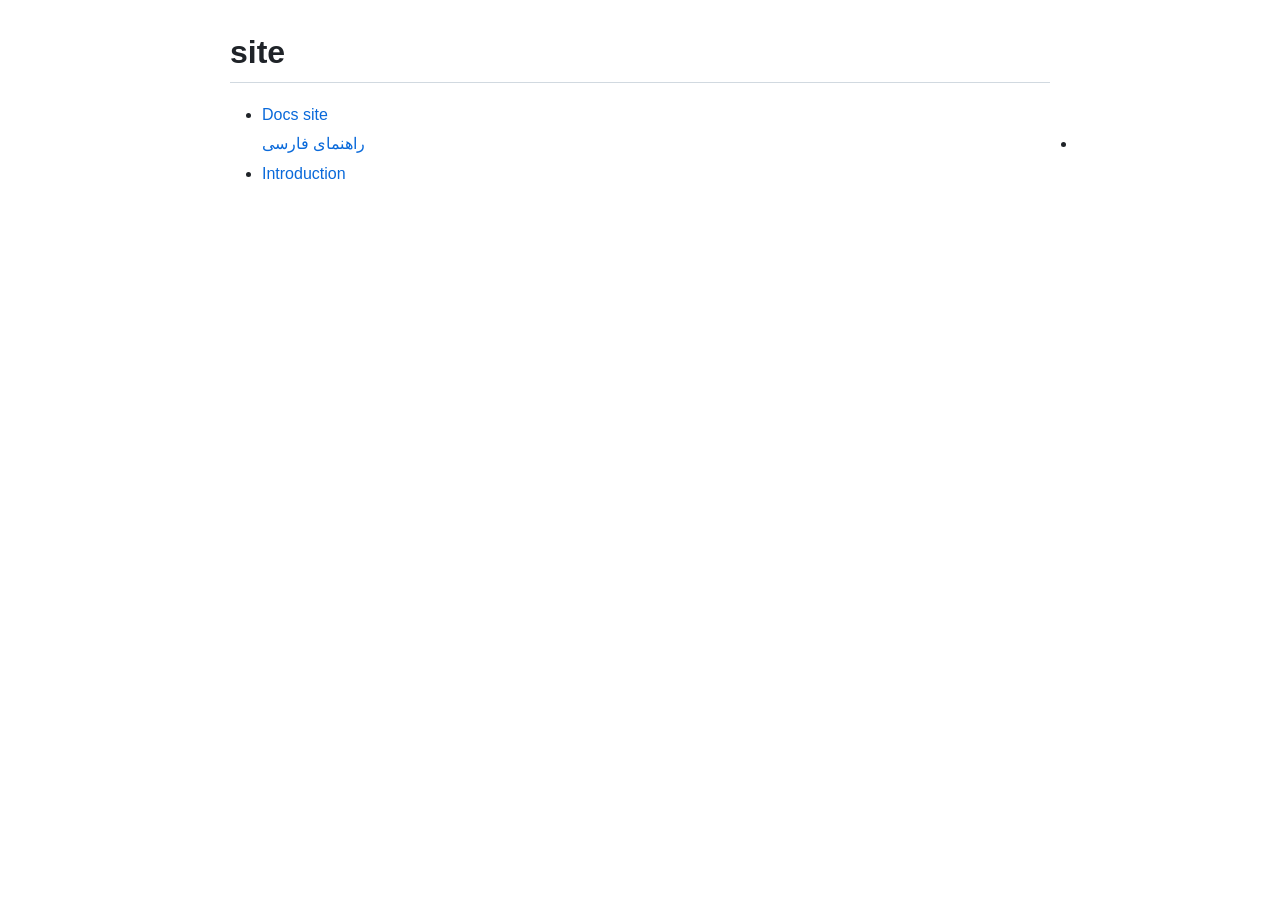
<file: examples/output/site/index.html>
<!DOCTYPE html>
<html lang="en" dir="ltr">
<head>
<meta charset="utf-8">
<meta name="viewport" content="width=device-width, initial-scale=1">
<meta name="generator" content="Parchment">
<title>site</title>
<link rel="stylesheet" href="style.css">
</head>
<body>
<main class="page">
<article class="markdown-body">
<h1 id="site" dir="auto">site</h1>
<ul>
<li dir="auto"><a href="README.html">Docs site</a></li>
<li dir="auto"><a href="guide/fa.html">راهنمای فارسی</a></li>
<li dir="auto"><a href="guide/intro.html">Introduction</a></li>
</ul>

</article>
</main>
</body>
</html>
</file>
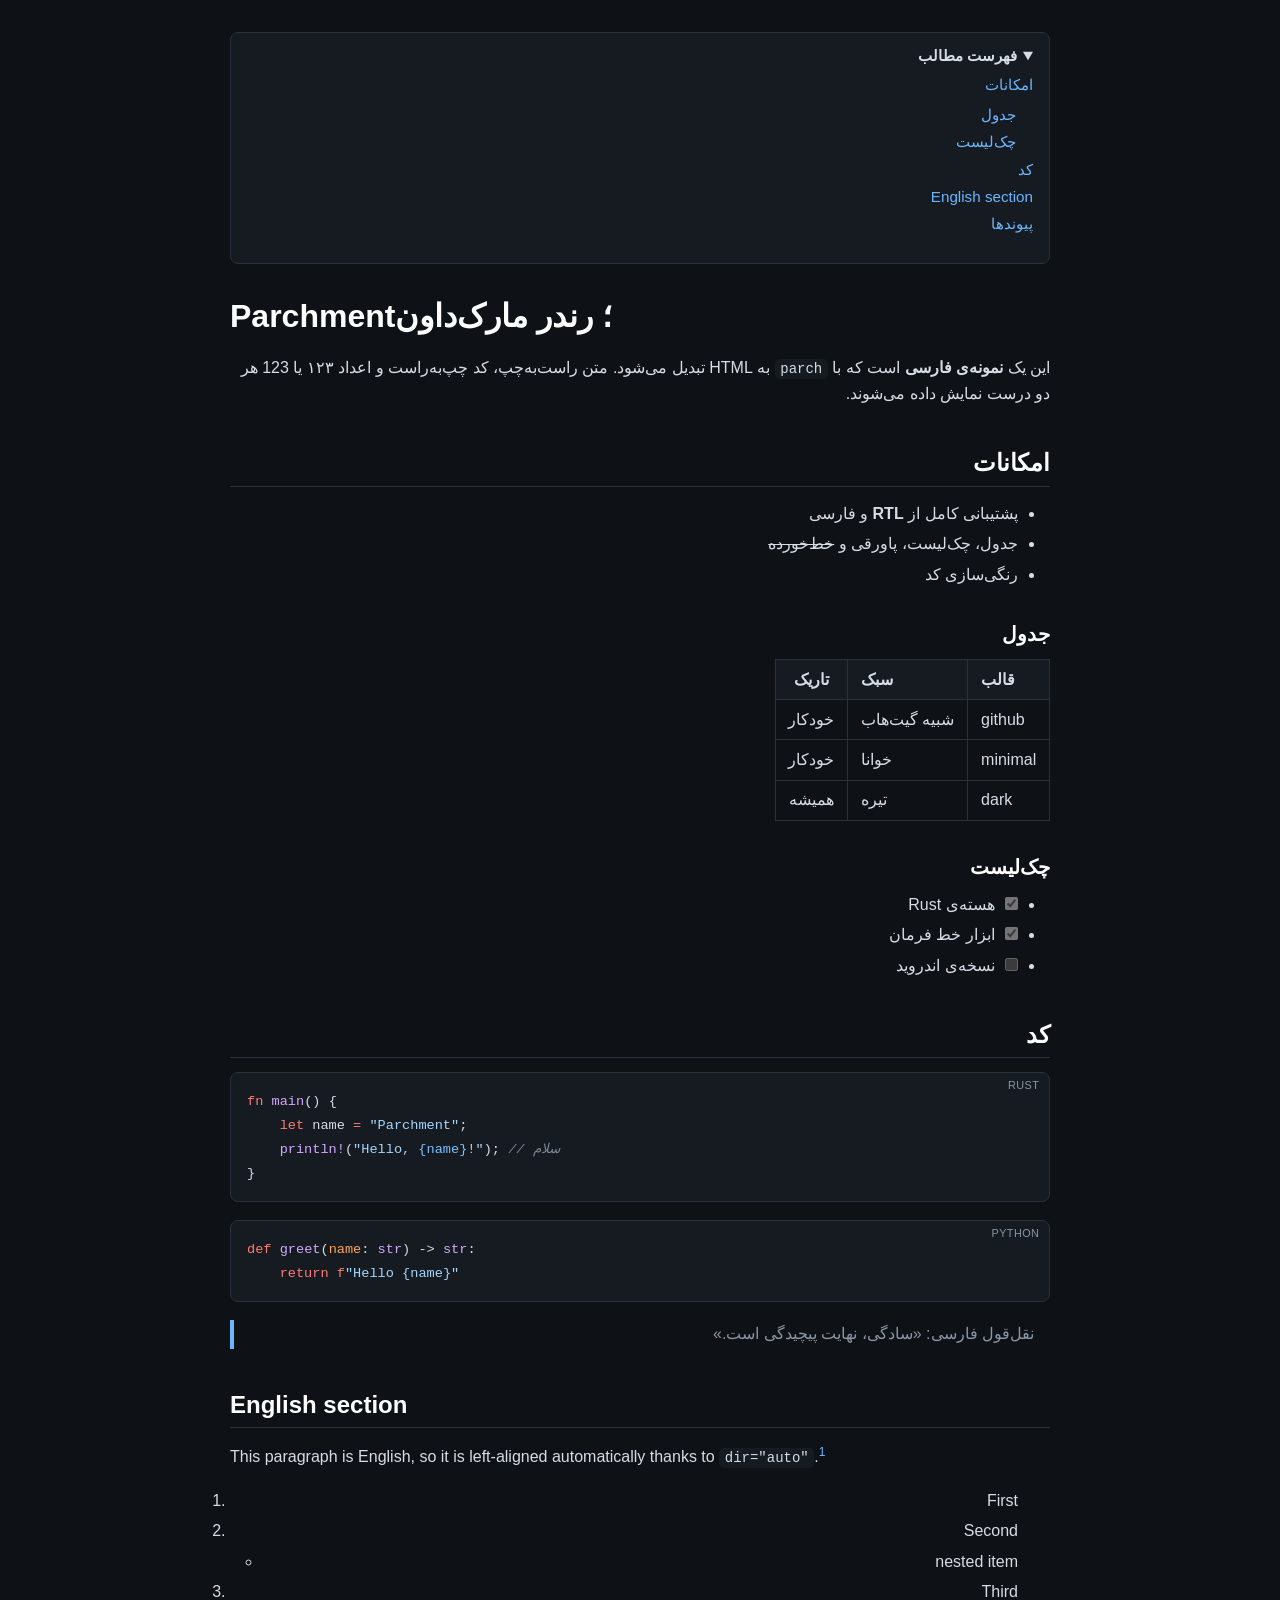
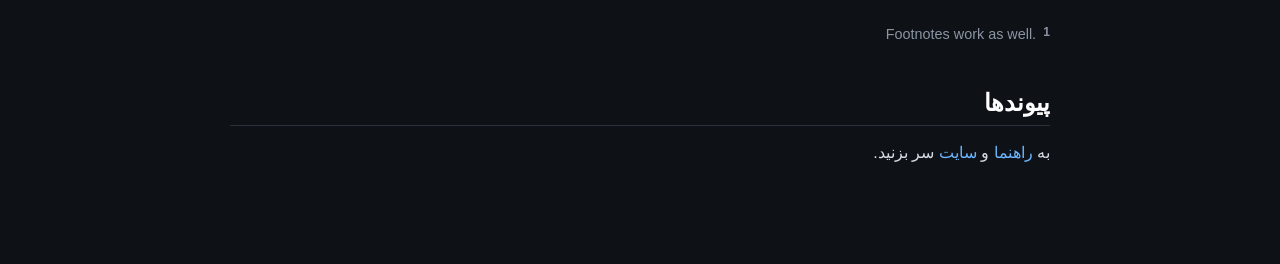
<file: examples/output/demo-dark.html>
<!DOCTYPE html>
<html lang="fa" dir="rtl">
<head>
<meta charset="utf-8">
<meta name="viewport" content="width=device-width, initial-scale=1">
<meta name="generator" content="Parchment">
<title>نمونه‌ی Parchment</title>
<style>
:root{--hl-comment:#6a737d;--hl-string:#0a7f5a;--hl-keyword:#d73a49;--hl-number:#005cc5;--hl-func:#6f42c1;--hl-var:#e36209}
@media (prefers-color-scheme:dark){:root{--hl-comment:#8b949e;--hl-string:#7ee787;--hl-keyword:#ff7b72;--hl-number:#79c0ff;--hl-func:#d2a8ff;--hl-var:#ffa657}}
.hl-comment{color:var(--hl-comment);font-style:italic}
.hl-string{color:var(--hl-string)}
.hl-keyword,.hl-storage{color:var(--hl-keyword)}
.hl-constant{color:var(--hl-number)}
.hl-entity.hl-name,.hl-support{color:var(--hl-func)}
.hl-variable{color:var(--hl-var)}
/* Parchment template: dark */
:root{color-scheme:dark;--bg:#0e1116;--fg:#d7dde5;--muted:#8b95a3;--border:#2a313c;--link:#6cb6ff;--accent:#6cb6ff;--code-bg:#161b22;--font:"Vazirmatn","Vazir","Segoe UI",-apple-system,BlinkMacSystemFont,Roboto,"Helvetica Neue",Tahoma,Arial,sans-serif;--size:16px;--lh:1.65;--width:860px;--hl-comment:#7d8590;--hl-string:#a5d6ff;--hl-keyword:#ff7b72;--hl-number:#79c0ff;--hl-func:#d2a8ff;--hl-var:#ffa657}
h1,h2,h3,h4,h5,h6{font-weight:600;color:#fff}
h1{font-size:2em}h2{font-size:1.5em;padding-bottom:.3em;border-bottom:1px solid var(--border)}h3{font-size:1.25em}

*{box-sizing:border-box}
html{-webkit-text-size-adjust:100%}
body{margin:0;background:var(--bg);color:var(--fg);font-family:var(--font);font-size:var(--size);line-height:var(--lh)}
.page{max-width:var(--width);margin:0 auto;padding:2rem 1.25rem 5rem}
.markdown-body{overflow-wrap:break-word}
h1,h2,h3,h4,h5,h6{font-family:var(--heading-font,inherit);line-height:1.25;margin:1.7em 0 .6em}
.markdown-body>:first-child{margin-top:0}
a{color:var(--link);text-decoration:none}
a:hover{text-decoration:underline}
p,ul,ol,blockquote,pre,table,details,figure{margin:0 0 1.1em}
ul,ol{padding-inline-start:2em}
li+li{margin-top:.25em}
li>ul,li>ol{margin:.25em 0 0}
img{max-width:100%;height:auto}
hr{border:0;border-top:1px solid var(--border);margin:2em 0}
blockquote{margin-inline:0;padding:.1em 1em;color:var(--muted);border-inline-start:.25em solid var(--accent)}
blockquote>:last-child{margin-bottom:0}
code,pre{font-family:ui-monospace,SFMono-Regular,Menlo,Consolas,"Liberation Mono",monospace}
code{font-size:.875em;background:var(--code-bg);padding:.15em .4em;border-radius:5px}
pre{background:var(--code-bg);padding:1rem;overflow:auto;border-radius:8px;line-height:1.5;direction:ltr;text-align:left;position:relative;border:1px solid var(--border)}
pre code{background:none;padding:0;border-radius:0;font-size:.85em}
pre[data-lang]::before{content:attr(data-lang);position:absolute;top:.25rem;right:.6rem;font-size:.68rem;letter-spacing:.04em;text-transform:uppercase;color:var(--muted);font-family:var(--font)}
table{display:block;width:max-content;max-width:100%;overflow:auto;border-collapse:collapse}
th,td{padding:.4em .8em;border:1px solid var(--border);text-align:start}
th{background:var(--code-bg);font-weight:600}
li>input[type=checkbox]{margin-inline:0 .45em}
.footnote-definition{font-size:.9em;color:var(--muted);display:flex;gap:.5em}
.footnote-definition p{margin:0}
.footnote-definition-label{font-weight:600}
sup.footnote-reference{font-size:.75em}
.toc{background:var(--code-bg);border:1px solid var(--border);border-radius:8px;padding:.6rem 1rem;margin:0 0 2rem;font-size:.95em}
.toc summary{cursor:pointer;font-weight:600}
.toc ul{list-style:none;margin:.3em 0 0;padding-inline-start:1.1em}
.toc>details>ul{padding-inline-start:0}
.toc li+li{margin-top:.15em}
@media print{body{background:#fff;color:#000}.toc{display:none}a{color:inherit}pre{white-space:pre-wrap}}
</style>
</head>
<body>
<main class="page">
<nav class="toc" aria-label="فهرست مطالب"><details open><summary>فهرست مطالب</summary><ul><li><a href="#امکانات">امکانات</a><ul><li><a href="#جدول">جدول</a></li><li><a href="#چک-لیست">چک‌لیست</a></li></ul></li><li><a href="#کد">کد</a></li><li><a href="#english-section">English section</a></li><li><a href="#پیوندها">پیوندها</a></li></ul></details></nav>
<article class="markdown-body">
<h1 id="parchment-رندر-مارک-داون" dir="auto">Parchment؛ رندر مارک‌داون</h1>
<p dir="auto">این یک <strong>نمونه‌ی فارسی</strong> است که با <code>parch</code> به HTML تبدیل می‌شود. متن راست‌به‌چپ، کد چپ‌به‌راست و اعداد ۱۲۳ یا 123 هر دو درست نمایش داده می‌شوند.</p>
<h2 id="امکانات" dir="auto">امکانات</h2>
<ul>
<li dir="auto">پشتیبانی کامل از <strong>RTL</strong> و فارسی</li>
<li dir="auto">جدول، چک‌لیست، پاورقی و <del>خط‌خورده</del></li>
<li dir="auto">رنگی‌سازی کد</li>
</ul>
<h3 id="جدول" dir="auto">جدول</h3>
<table><thead><tr><th style="text-align: left">قالب</th><th style="text-align: left">سبک</th><th style="text-align: center">تاریک</th></tr></thead><tbody>
<tr><td style="text-align: left">github</td><td style="text-align: left">شبیه گیت‌هاب</td><td style="text-align: center">خودکار</td></tr>
<tr><td style="text-align: left">minimal</td><td style="text-align: left">خوانا</td><td style="text-align: center">خودکار</td></tr>
<tr><td style="text-align: left">dark</td><td style="text-align: left">تیره</td><td style="text-align: center">همیشه</td></tr>
</tbody></table>
<h3 id="چک-لیست" dir="auto">چک‌لیست</h3>
<ul>
<li dir="auto"><input disabled="" type="checkbox" checked=""/>
هسته‌ی Rust</li>
<li dir="auto"><input disabled="" type="checkbox" checked=""/>
ابزار خط فرمان</li>
<li dir="auto"><input disabled="" type="checkbox"/>
نسخه‌ی اندروید</li>
</ul>
<h2 id="کد" dir="auto">کد</h2>
<pre class="code" data-lang="rust"><code class="language-rust"><span class="hl-source hl-rust"><span class="hl-meta hl-function hl-rust"><span class="hl-meta hl-function hl-rust"><span class="hl-storage hl-type hl-function hl-rust">fn</span> </span><span class="hl-entity hl-name hl-function hl-rust">main</span></span><span class="hl-meta hl-function hl-rust"><span class="hl-meta hl-function hl-parameters hl-rust"><span class="hl-punctuation hl-section hl-parameters hl-begin hl-rust">(</span></span><span class="hl-meta hl-function hl-rust"><span class="hl-meta hl-function hl-parameters hl-rust"><span class="hl-punctuation hl-section hl-parameters hl-end hl-rust">)</span></span></span></span><span class="hl-meta hl-function hl-rust"> </span><span class="hl-meta hl-function hl-rust"><span class="hl-meta hl-block hl-rust"><span class="hl-punctuation hl-section hl-block hl-begin hl-rust">{</span>
    <span class="hl-storage hl-type hl-rust">let</span> name <span class="hl-keyword hl-operator hl-rust">=</span> <span class="hl-string hl-quoted hl-double hl-rust"><span class="hl-punctuation hl-definition hl-string hl-begin hl-rust">&quot;</span>Parchment<span class="hl-punctuation hl-definition hl-string hl-end hl-rust">&quot;</span></span><span class="hl-punctuation hl-terminator hl-rust">;</span>
    <span class="hl-support hl-macro hl-rust">println!</span><span class="hl-meta hl-group hl-rust"><span class="hl-punctuation hl-section hl-group hl-begin hl-rust">(</span></span><span class="hl-meta hl-group hl-rust"><span class="hl-string hl-quoted hl-double hl-rust"><span class="hl-punctuation hl-definition hl-string hl-begin hl-rust">&quot;</span>Hello, <span class="hl-constant hl-other hl-placeholder hl-rust">{name}</span>!<span class="hl-punctuation hl-definition hl-string hl-end hl-rust">&quot;</span></span></span><span class="hl-meta hl-group hl-rust"><span class="hl-punctuation hl-section hl-group hl-end hl-rust">)</span></span><span class="hl-punctuation hl-terminator hl-rust">;</span> <span class="hl-comment hl-line hl-double-slash hl-rust"><span class="hl-punctuation hl-definition hl-comment hl-rust">//</span> سلام
</span></span><span class="hl-meta hl-block hl-rust"><span class="hl-punctuation hl-section hl-block hl-end hl-rust">}</span></span></span>
</span></code></pre>
<pre class="code" data-lang="python"><code class="language-python"><span class="hl-source hl-python"><span class="hl-meta hl-function hl-python"><span class="hl-storage hl-type hl-function hl-python">def</span> <span class="hl-entity hl-name hl-function hl-python"><span class="hl-meta hl-generic-name hl-python">greet</span></span></span><span class="hl-meta hl-function hl-parameters hl-python"><span class="hl-punctuation hl-section hl-parameters hl-begin hl-python">(</span></span><span class="hl-meta hl-function hl-parameters hl-python"><span class="hl-variable hl-parameter hl-python">name</span></span><span class="hl-meta hl-function hl-parameters hl-annotation hl-python"><span class="hl-punctuation hl-separator hl-annotation hl-parameter hl-python">:</span> <span class="hl-meta hl-qualified-name hl-python"><span class="hl-support hl-type hl-python">str</span></span></span><span class="hl-meta hl-function hl-parameters hl-python"><span class="hl-punctuation hl-section hl-parameters hl-end hl-python">)</span></span><span class="hl-meta hl-function hl-python"> </span><span class="hl-meta hl-function hl-annotation hl-return hl-python"><span class="hl-punctuation hl-separator hl-annotation hl-return hl-python">-&gt;</span> <span class="hl-meta hl-qualified-name hl-python"><span class="hl-support hl-type hl-python">str</span></span></span><span class="hl-meta hl-function hl-python"><span class="hl-punctuation hl-section hl-function hl-begin hl-python">:</span></span>
    <span class="hl-keyword hl-control hl-flow hl-return hl-python">return</span> <span class="hl-storage hl-type hl-string hl-python">f</span><span class="hl-meta hl-string hl-interpolated hl-python"><span class="hl-string hl-quoted hl-double hl-python"><span class="hl-punctuation hl-definition hl-string hl-begin hl-python">&quot;</span></span></span><span class="hl-meta hl-string hl-interpolated hl-python"><span class="hl-string hl-quoted hl-double hl-python">Hello </span><span class="hl-meta hl-interpolation hl-python"><span class="hl-punctuation hl-section hl-interpolation hl-begin hl-python">{</span><span class="hl-source hl-python hl-embedded"><span class="hl-meta hl-qualified-name hl-python"><span class="hl-meta hl-generic-name hl-python">name</span></span></span></span><span class="hl-meta hl-interpolation hl-python"><span class="hl-punctuation hl-section hl-interpolation hl-end hl-python">}</span></span><span class="hl-string hl-quoted hl-double hl-python"><span class="hl-punctuation hl-definition hl-string hl-end hl-python">&quot;</span></span></span>
</span></code></pre>
<blockquote dir="auto">
<p dir="auto">نقل‌قول فارسی: «سادگی، نهایت پیچیدگی است.»</p>
</blockquote>
<h2 id="english-section" dir="auto">English section</h2>
<p dir="auto">This paragraph is English, so it is left-aligned automatically thanks to <code>dir="auto"</code>.<sup class="footnote-reference"><a href="#1">1</a></sup></p>
<ol>
<li dir="auto">First</li>
<li dir="auto">Second
<ul>
<li dir="auto">nested item</li>
</ul>
</li>
<li dir="auto">Third</li>
</ol>
<div class="footnote-definition" id="1"><sup class="footnote-definition-label">1</sup><p dir="auto">Footnotes work as well.</p>
</div>
<h2 id="پیوندها" dir="auto">پیوندها</h2>
<p dir="auto">به <a href="guide/intro.md">راهنما</a> و <a href="https://example.com">سایت</a> سر بزنید.</p>

</article>
</main>
</body>
</html>
</file>
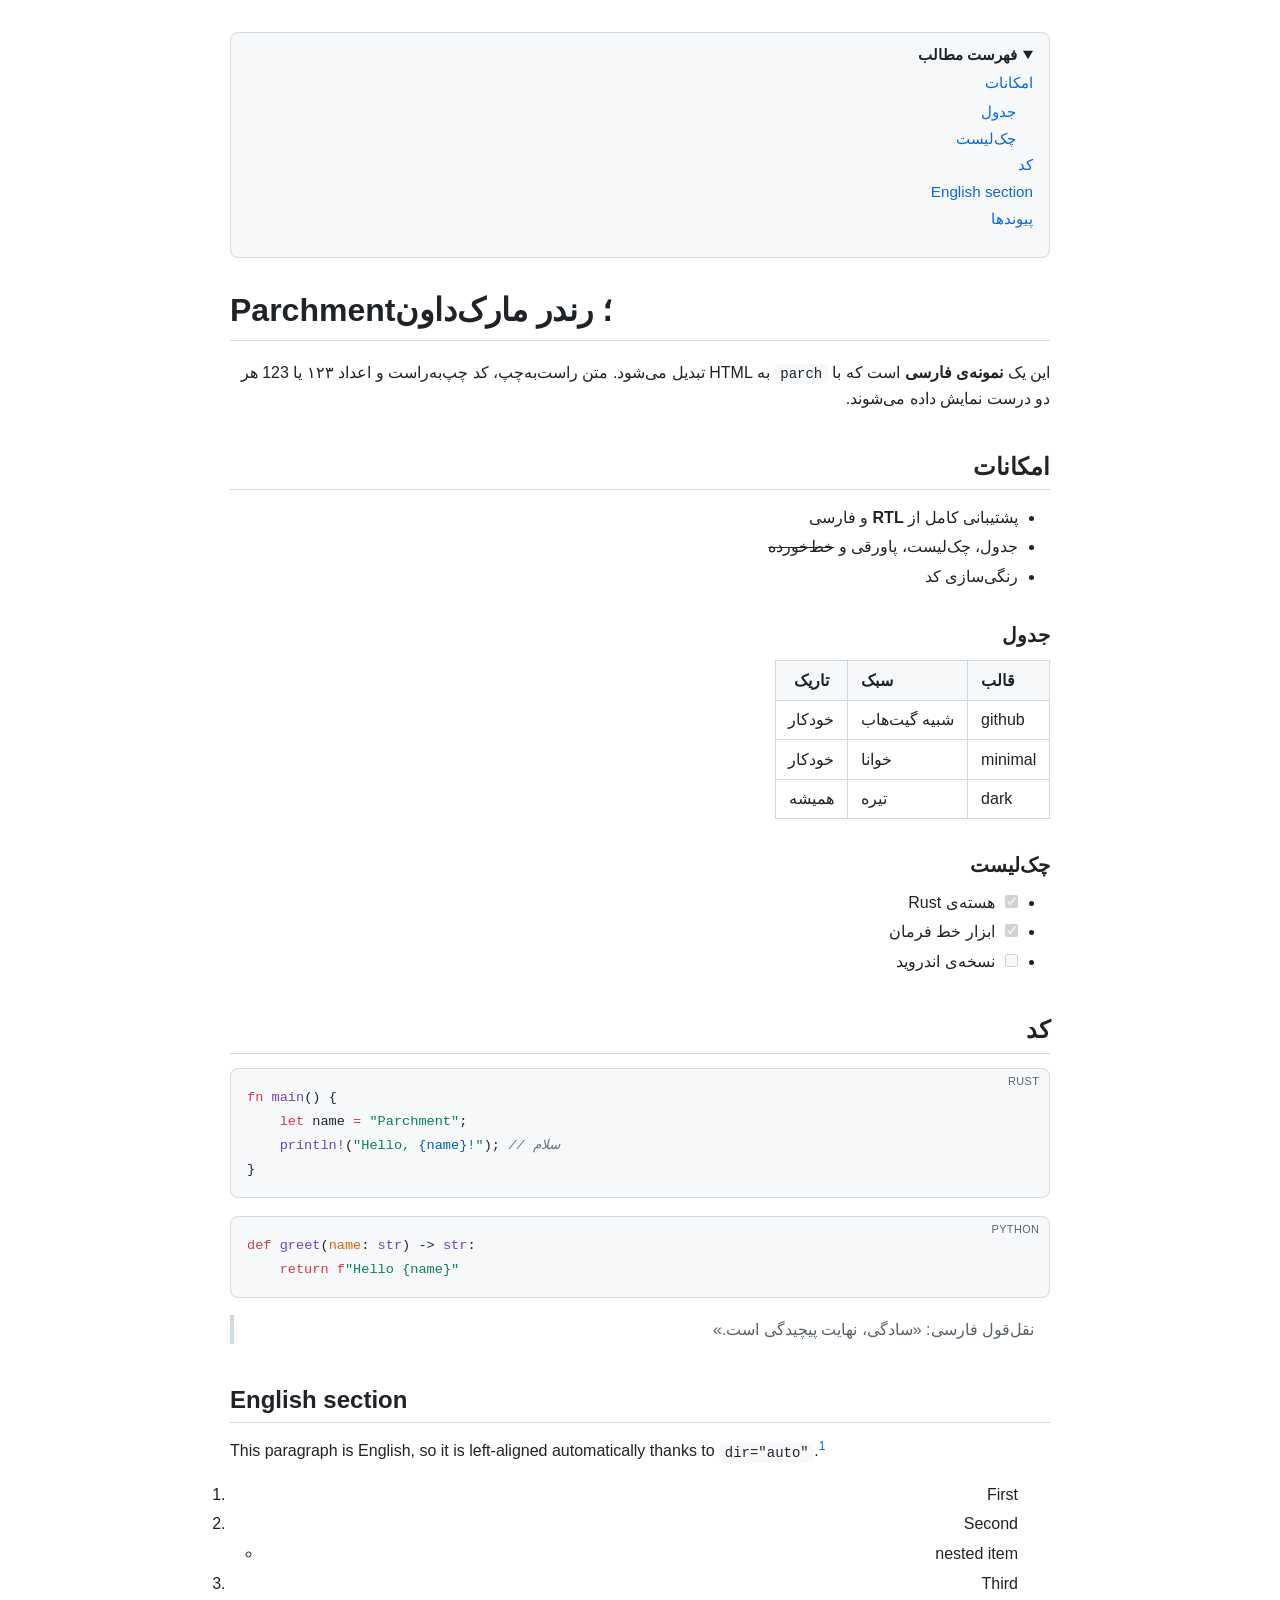
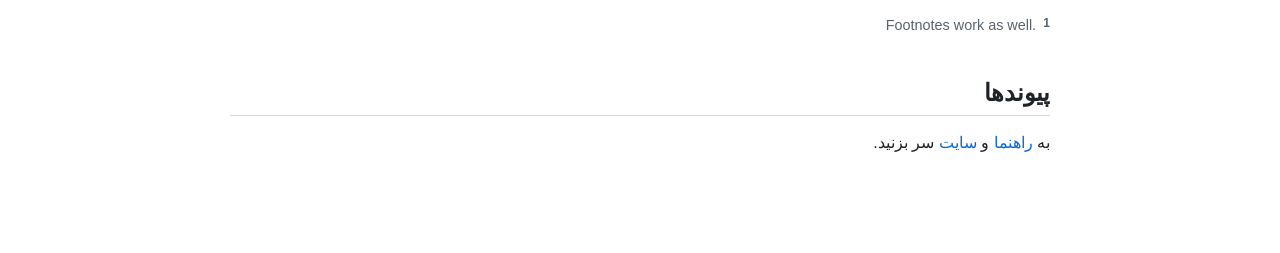
<file: examples/output/demo-github.html>
<!DOCTYPE html>
<html lang="fa" dir="rtl">
<head>
<meta charset="utf-8">
<meta name="viewport" content="width=device-width, initial-scale=1">
<meta name="generator" content="Parchment">
<title>نمونه‌ی Parchment</title>
<style>
:root{--hl-comment:#6a737d;--hl-string:#0a7f5a;--hl-keyword:#d73a49;--hl-number:#005cc5;--hl-func:#6f42c1;--hl-var:#e36209}
@media (prefers-color-scheme:dark){:root{--hl-comment:#8b949e;--hl-string:#7ee787;--hl-keyword:#ff7b72;--hl-number:#79c0ff;--hl-func:#d2a8ff;--hl-var:#ffa657}}
.hl-comment{color:var(--hl-comment);font-style:italic}
.hl-string{color:var(--hl-string)}
.hl-keyword,.hl-storage{color:var(--hl-keyword)}
.hl-constant{color:var(--hl-number)}
.hl-entity.hl-name,.hl-support{color:var(--hl-func)}
.hl-variable{color:var(--hl-var)}
/* Parchment template: github */
:root{color-scheme:light dark;--bg:#fff;--fg:#1f2328;--muted:#59636e;--border:#d1d9e0;--link:#0969da;--accent:#d1d9e0;--code-bg:#f6f8fa;--font:"Vazirmatn","Vazir","Segoe UI",-apple-system,BlinkMacSystemFont,Roboto,"Helvetica Neue",Tahoma,Arial,sans-serif;--size:16px;--lh:1.6;--width:860px}
@media (prefers-color-scheme:dark){:root{--bg:#0d1117;--fg:#e6edf3;--muted:#9198a1;--border:#3d444d;--link:#4493f8;--accent:#3d444d;--code-bg:#151b23}}
h1,h2{padding-bottom:.3em;border-bottom:1px solid var(--border)}
h1{font-size:2em}h2{font-size:1.5em}h3{font-size:1.25em}h4{font-size:1em}h1,h2,h3,h4,h5,h6{font-weight:600}

*{box-sizing:border-box}
html{-webkit-text-size-adjust:100%}
body{margin:0;background:var(--bg);color:var(--fg);font-family:var(--font);font-size:var(--size);line-height:var(--lh)}
.page{max-width:var(--width);margin:0 auto;padding:2rem 1.25rem 5rem}
.markdown-body{overflow-wrap:break-word}
h1,h2,h3,h4,h5,h6{font-family:var(--heading-font,inherit);line-height:1.25;margin:1.7em 0 .6em}
.markdown-body>:first-child{margin-top:0}
a{color:var(--link);text-decoration:none}
a:hover{text-decoration:underline}
p,ul,ol,blockquote,pre,table,details,figure{margin:0 0 1.1em}
ul,ol{padding-inline-start:2em}
li+li{margin-top:.25em}
li>ul,li>ol{margin:.25em 0 0}
img{max-width:100%;height:auto}
hr{border:0;border-top:1px solid var(--border);margin:2em 0}
blockquote{margin-inline:0;padding:.1em 1em;color:var(--muted);border-inline-start:.25em solid var(--accent)}
blockquote>:last-child{margin-bottom:0}
code,pre{font-family:ui-monospace,SFMono-Regular,Menlo,Consolas,"Liberation Mono",monospace}
code{font-size:.875em;background:var(--code-bg);padding:.15em .4em;border-radius:5px}
pre{background:var(--code-bg);padding:1rem;overflow:auto;border-radius:8px;line-height:1.5;direction:ltr;text-align:left;position:relative;border:1px solid var(--border)}
pre code{background:none;padding:0;border-radius:0;font-size:.85em}
pre[data-lang]::before{content:attr(data-lang);position:absolute;top:.25rem;right:.6rem;font-size:.68rem;letter-spacing:.04em;text-transform:uppercase;color:var(--muted);font-family:var(--font)}
table{display:block;width:max-content;max-width:100%;overflow:auto;border-collapse:collapse}
th,td{padding:.4em .8em;border:1px solid var(--border);text-align:start}
th{background:var(--code-bg);font-weight:600}
li>input[type=checkbox]{margin-inline:0 .45em}
.footnote-definition{font-size:.9em;color:var(--muted);display:flex;gap:.5em}
.footnote-definition p{margin:0}
.footnote-definition-label{font-weight:600}
sup.footnote-reference{font-size:.75em}
.toc{background:var(--code-bg);border:1px solid var(--border);border-radius:8px;padding:.6rem 1rem;margin:0 0 2rem;font-size:.95em}
.toc summary{cursor:pointer;font-weight:600}
.toc ul{list-style:none;margin:.3em 0 0;padding-inline-start:1.1em}
.toc>details>ul{padding-inline-start:0}
.toc li+li{margin-top:.15em}
@media print{body{background:#fff;color:#000}.toc{display:none}a{color:inherit}pre{white-space:pre-wrap}}
</style>
</head>
<body>
<main class="page">
<nav class="toc" aria-label="فهرست مطالب"><details open><summary>فهرست مطالب</summary><ul><li><a href="#امکانات">امکانات</a><ul><li><a href="#جدول">جدول</a></li><li><a href="#چک-لیست">چک‌لیست</a></li></ul></li><li><a href="#کد">کد</a></li><li><a href="#english-section">English section</a></li><li><a href="#پیوندها">پیوندها</a></li></ul></details></nav>
<article class="markdown-body">
<h1 id="parchment-رندر-مارک-داون" dir="auto">Parchment؛ رندر مارک‌داون</h1>
<p dir="auto">این یک <strong>نمونه‌ی فارسی</strong> است که با <code>parch</code> به HTML تبدیل می‌شود. متن راست‌به‌چپ، کد چپ‌به‌راست و اعداد ۱۲۳ یا 123 هر دو درست نمایش داده می‌شوند.</p>
<h2 id="امکانات" dir="auto">امکانات</h2>
<ul>
<li dir="auto">پشتیبانی کامل از <strong>RTL</strong> و فارسی</li>
<li dir="auto">جدول، چک‌لیست، پاورقی و <del>خط‌خورده</del></li>
<li dir="auto">رنگی‌سازی کد</li>
</ul>
<h3 id="جدول" dir="auto">جدول</h3>
<table><thead><tr><th style="text-align: left">قالب</th><th style="text-align: left">سبک</th><th style="text-align: center">تاریک</th></tr></thead><tbody>
<tr><td style="text-align: left">github</td><td style="text-align: left">شبیه گیت‌هاب</td><td style="text-align: center">خودکار</td></tr>
<tr><td style="text-align: left">minimal</td><td style="text-align: left">خوانا</td><td style="text-align: center">خودکار</td></tr>
<tr><td style="text-align: left">dark</td><td style="text-align: left">تیره</td><td style="text-align: center">همیشه</td></tr>
</tbody></table>
<h3 id="چک-لیست" dir="auto">چک‌لیست</h3>
<ul>
<li dir="auto"><input disabled="" type="checkbox" checked=""/>
هسته‌ی Rust</li>
<li dir="auto"><input disabled="" type="checkbox" checked=""/>
ابزار خط فرمان</li>
<li dir="auto"><input disabled="" type="checkbox"/>
نسخه‌ی اندروید</li>
</ul>
<h2 id="کد" dir="auto">کد</h2>
<pre class="code" data-lang="rust"><code class="language-rust"><span class="hl-source hl-rust"><span class="hl-meta hl-function hl-rust"><span class="hl-meta hl-function hl-rust"><span class="hl-storage hl-type hl-function hl-rust">fn</span> </span><span class="hl-entity hl-name hl-function hl-rust">main</span></span><span class="hl-meta hl-function hl-rust"><span class="hl-meta hl-function hl-parameters hl-rust"><span class="hl-punctuation hl-section hl-parameters hl-begin hl-rust">(</span></span><span class="hl-meta hl-function hl-rust"><span class="hl-meta hl-function hl-parameters hl-rust"><span class="hl-punctuation hl-section hl-parameters hl-end hl-rust">)</span></span></span></span><span class="hl-meta hl-function hl-rust"> </span><span class="hl-meta hl-function hl-rust"><span class="hl-meta hl-block hl-rust"><span class="hl-punctuation hl-section hl-block hl-begin hl-rust">{</span>
    <span class="hl-storage hl-type hl-rust">let</span> name <span class="hl-keyword hl-operator hl-rust">=</span> <span class="hl-string hl-quoted hl-double hl-rust"><span class="hl-punctuation hl-definition hl-string hl-begin hl-rust">&quot;</span>Parchment<span class="hl-punctuation hl-definition hl-string hl-end hl-rust">&quot;</span></span><span class="hl-punctuation hl-terminator hl-rust">;</span>
    <span class="hl-support hl-macro hl-rust">println!</span><span class="hl-meta hl-group hl-rust"><span class="hl-punctuation hl-section hl-group hl-begin hl-rust">(</span></span><span class="hl-meta hl-group hl-rust"><span class="hl-string hl-quoted hl-double hl-rust"><span class="hl-punctuation hl-definition hl-string hl-begin hl-rust">&quot;</span>Hello, <span class="hl-constant hl-other hl-placeholder hl-rust">{name}</span>!<span class="hl-punctuation hl-definition hl-string hl-end hl-rust">&quot;</span></span></span><span class="hl-meta hl-group hl-rust"><span class="hl-punctuation hl-section hl-group hl-end hl-rust">)</span></span><span class="hl-punctuation hl-terminator hl-rust">;</span> <span class="hl-comment hl-line hl-double-slash hl-rust"><span class="hl-punctuation hl-definition hl-comment hl-rust">//</span> سلام
</span></span><span class="hl-meta hl-block hl-rust"><span class="hl-punctuation hl-section hl-block hl-end hl-rust">}</span></span></span>
</span></code></pre>
<pre class="code" data-lang="python"><code class="language-python"><span class="hl-source hl-python"><span class="hl-meta hl-function hl-python"><span class="hl-storage hl-type hl-function hl-python">def</span> <span class="hl-entity hl-name hl-function hl-python"><span class="hl-meta hl-generic-name hl-python">greet</span></span></span><span class="hl-meta hl-function hl-parameters hl-python"><span class="hl-punctuation hl-section hl-parameters hl-begin hl-python">(</span></span><span class="hl-meta hl-function hl-parameters hl-python"><span class="hl-variable hl-parameter hl-python">name</span></span><span class="hl-meta hl-function hl-parameters hl-annotation hl-python"><span class="hl-punctuation hl-separator hl-annotation hl-parameter hl-python">:</span> <span class="hl-meta hl-qualified-name hl-python"><span class="hl-support hl-type hl-python">str</span></span></span><span class="hl-meta hl-function hl-parameters hl-python"><span class="hl-punctuation hl-section hl-parameters hl-end hl-python">)</span></span><span class="hl-meta hl-function hl-python"> </span><span class="hl-meta hl-function hl-annotation hl-return hl-python"><span class="hl-punctuation hl-separator hl-annotation hl-return hl-python">-&gt;</span> <span class="hl-meta hl-qualified-name hl-python"><span class="hl-support hl-type hl-python">str</span></span></span><span class="hl-meta hl-function hl-python"><span class="hl-punctuation hl-section hl-function hl-begin hl-python">:</span></span>
    <span class="hl-keyword hl-control hl-flow hl-return hl-python">return</span> <span class="hl-storage hl-type hl-string hl-python">f</span><span class="hl-meta hl-string hl-interpolated hl-python"><span class="hl-string hl-quoted hl-double hl-python"><span class="hl-punctuation hl-definition hl-string hl-begin hl-python">&quot;</span></span></span><span class="hl-meta hl-string hl-interpolated hl-python"><span class="hl-string hl-quoted hl-double hl-python">Hello </span><span class="hl-meta hl-interpolation hl-python"><span class="hl-punctuation hl-section hl-interpolation hl-begin hl-python">{</span><span class="hl-source hl-python hl-embedded"><span class="hl-meta hl-qualified-name hl-python"><span class="hl-meta hl-generic-name hl-python">name</span></span></span></span><span class="hl-meta hl-interpolation hl-python"><span class="hl-punctuation hl-section hl-interpolation hl-end hl-python">}</span></span><span class="hl-string hl-quoted hl-double hl-python"><span class="hl-punctuation hl-definition hl-string hl-end hl-python">&quot;</span></span></span>
</span></code></pre>
<blockquote dir="auto">
<p dir="auto">نقل‌قول فارسی: «سادگی، نهایت پیچیدگی است.»</p>
</blockquote>
<h2 id="english-section" dir="auto">English section</h2>
<p dir="auto">This paragraph is English, so it is left-aligned automatically thanks to <code>dir="auto"</code>.<sup class="footnote-reference"><a href="#1">1</a></sup></p>
<ol>
<li dir="auto">First</li>
<li dir="auto">Second
<ul>
<li dir="auto">nested item</li>
</ul>
</li>
<li dir="auto">Third</li>
</ol>
<div class="footnote-definition" id="1"><sup class="footnote-definition-label">1</sup><p dir="auto">Footnotes work as well.</p>
</div>
<h2 id="پیوندها" dir="auto">پیوندها</h2>
<p dir="auto">به <a href="guide/intro.md">راهنما</a> و <a href="https://example.com">سایت</a> سر بزنید.</p>

</article>
</main>
</body>
</html>
</file>
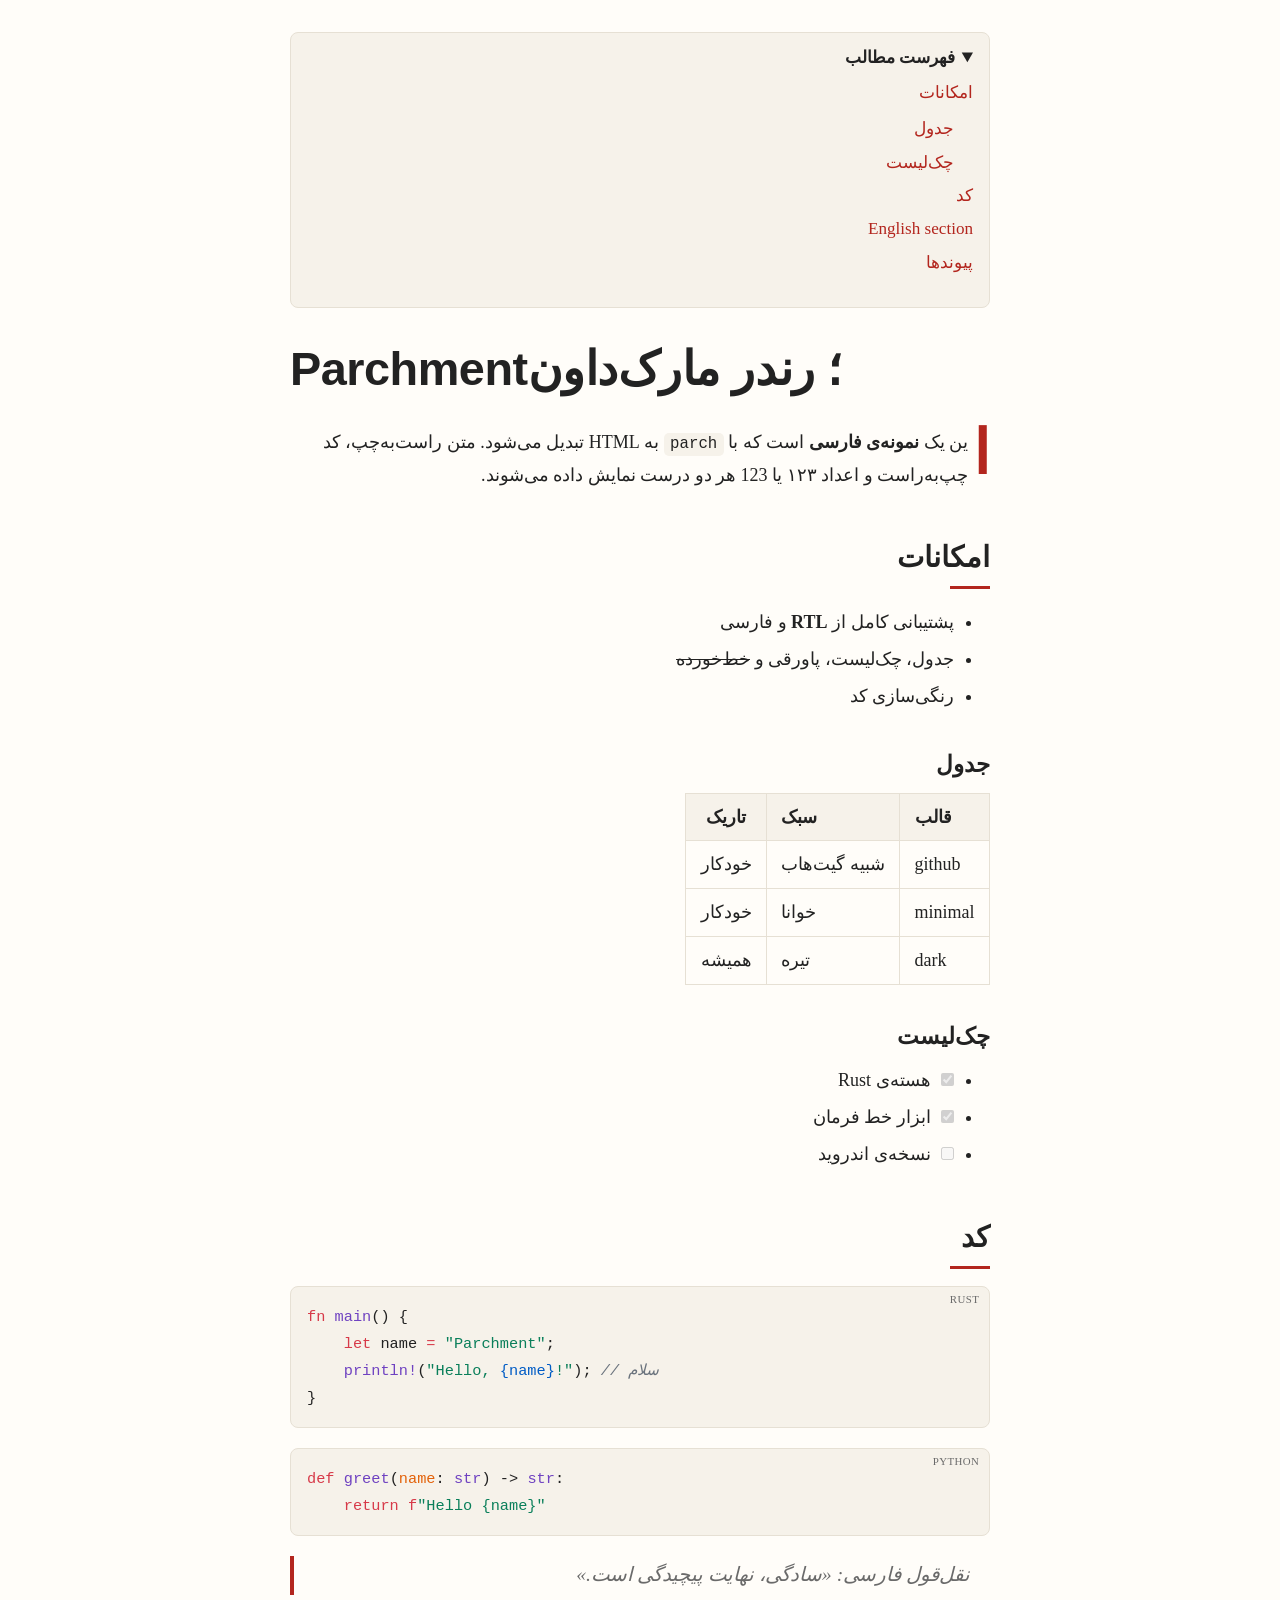
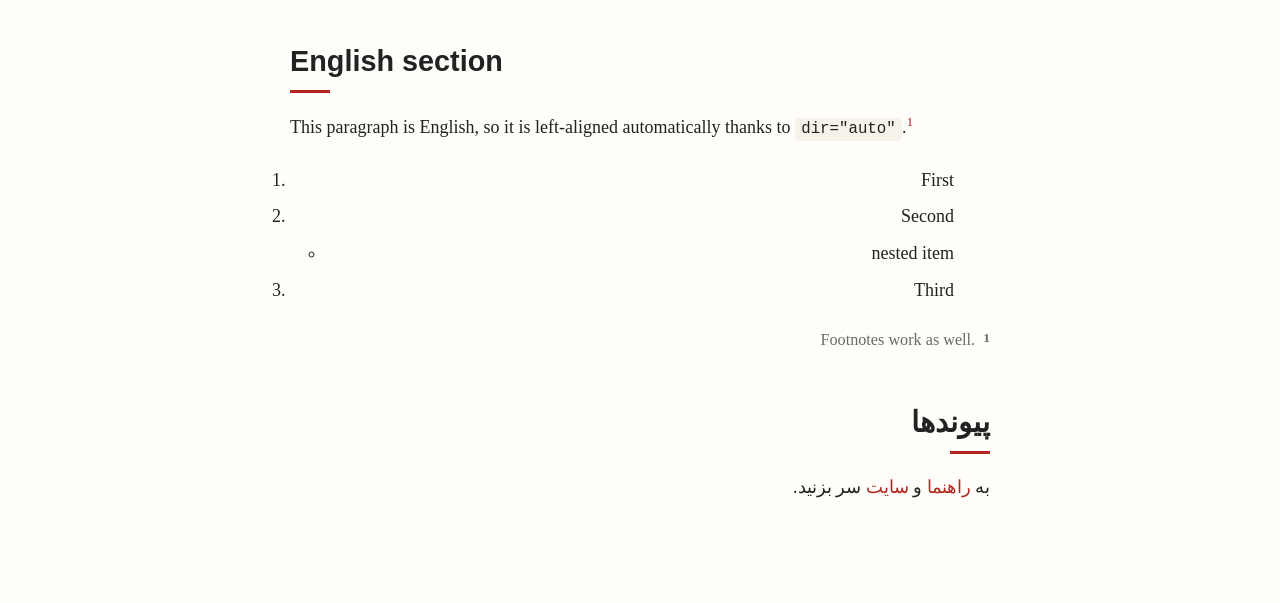
<file: examples/output/demo-magazine.html>
<!DOCTYPE html>
<html lang="fa" dir="rtl">
<head>
<meta charset="utf-8">
<meta name="viewport" content="width=device-width, initial-scale=1">
<meta name="generator" content="Parchment">
<title>نمونه‌ی Parchment</title>
<style>
:root{--hl-comment:#6a737d;--hl-string:#0a7f5a;--hl-keyword:#d73a49;--hl-number:#005cc5;--hl-func:#6f42c1;--hl-var:#e36209}
@media (prefers-color-scheme:dark){:root{--hl-comment:#8b949e;--hl-string:#7ee787;--hl-keyword:#ff7b72;--hl-number:#79c0ff;--hl-func:#d2a8ff;--hl-var:#ffa657}}
.hl-comment{color:var(--hl-comment);font-style:italic}
.hl-string{color:var(--hl-string)}
.hl-keyword,.hl-storage{color:var(--hl-keyword)}
.hl-constant{color:var(--hl-number)}
.hl-entity.hl-name,.hl-support{color:var(--hl-func)}
.hl-variable{color:var(--hl-var)}
/* Parchment template: magazine */
:root{color-scheme:light dark;--bg:#fffdf9;--fg:#222;--muted:#6a6a6a;--border:#e6e0d4;--link:#b3261e;--accent:#b3261e;--code-bg:#f6f2ea;--font:"Noto Naskh Arabic","Amiri","Sakkal Majalla",Georgia,"Iowan Old Style","Times New Roman",serif;--size:18px;--lh:1.8;--width:740px;--heading-font:"Vazirmatn","Vazir","Segoe UI",-apple-system,BlinkMacSystemFont,Roboto,"Helvetica Neue",Tahoma,Arial,sans-serif}
@media (prefers-color-scheme:dark){:root{--bg:#16130f;--fg:#ece6da;--muted:#a79f90;--border:#35302a;--link:#ff8a80;--accent:#ff8a80;--code-bg:#211d18}}
h1{font-size:2.6em;font-weight:800;letter-spacing:-.01em;line-height:1.15}
h2{font-size:1.6em;font-weight:700;margin-top:2em}
h2::after{content:"";display:block;width:2.5rem;height:3px;background:var(--accent);margin-top:.35em}
h3{font-size:1.25em;font-weight:700}h4,h5,h6{font-size:1em;font-weight:700;text-transform:uppercase;letter-spacing:.05em}
.markdown-body>p:first-of-type::first-letter{float:inline-start;font-family:var(--heading-font);font-size:3.4em;line-height:.9;font-weight:800;margin-inline-end:.08em;color:var(--accent)}
blockquote{font-size:1.1em;font-style:italic}

*{box-sizing:border-box}
html{-webkit-text-size-adjust:100%}
body{margin:0;background:var(--bg);color:var(--fg);font-family:var(--font);font-size:var(--size);line-height:var(--lh)}
.page{max-width:var(--width);margin:0 auto;padding:2rem 1.25rem 5rem}
.markdown-body{overflow-wrap:break-word}
h1,h2,h3,h4,h5,h6{font-family:var(--heading-font,inherit);line-height:1.25;margin:1.7em 0 .6em}
.markdown-body>:first-child{margin-top:0}
a{color:var(--link);text-decoration:none}
a:hover{text-decoration:underline}
p,ul,ol,blockquote,pre,table,details,figure{margin:0 0 1.1em}
ul,ol{padding-inline-start:2em}
li+li{margin-top:.25em}
li>ul,li>ol{margin:.25em 0 0}
img{max-width:100%;height:auto}
hr{border:0;border-top:1px solid var(--border);margin:2em 0}
blockquote{margin-inline:0;padding:.1em 1em;color:var(--muted);border-inline-start:.25em solid var(--accent)}
blockquote>:last-child{margin-bottom:0}
code,pre{font-family:ui-monospace,SFMono-Regular,Menlo,Consolas,"Liberation Mono",monospace}
code{font-size:.875em;background:var(--code-bg);padding:.15em .4em;border-radius:5px}
pre{background:var(--code-bg);padding:1rem;overflow:auto;border-radius:8px;line-height:1.5;direction:ltr;text-align:left;position:relative;border:1px solid var(--border)}
pre code{background:none;padding:0;border-radius:0;font-size:.85em}
pre[data-lang]::before{content:attr(data-lang);position:absolute;top:.25rem;right:.6rem;font-size:.68rem;letter-spacing:.04em;text-transform:uppercase;color:var(--muted);font-family:var(--font)}
table{display:block;width:max-content;max-width:100%;overflow:auto;border-collapse:collapse}
th,td{padding:.4em .8em;border:1px solid var(--border);text-align:start}
th{background:var(--code-bg);font-weight:600}
li>input[type=checkbox]{margin-inline:0 .45em}
.footnote-definition{font-size:.9em;color:var(--muted);display:flex;gap:.5em}
.footnote-definition p{margin:0}
.footnote-definition-label{font-weight:600}
sup.footnote-reference{font-size:.75em}
.toc{background:var(--code-bg);border:1px solid var(--border);border-radius:8px;padding:.6rem 1rem;margin:0 0 2rem;font-size:.95em}
.toc summary{cursor:pointer;font-weight:600}
.toc ul{list-style:none;margin:.3em 0 0;padding-inline-start:1.1em}
.toc>details>ul{padding-inline-start:0}
.toc li+li{margin-top:.15em}
@media print{body{background:#fff;color:#000}.toc{display:none}a{color:inherit}pre{white-space:pre-wrap}}
</style>
</head>
<body>
<main class="page">
<nav class="toc" aria-label="فهرست مطالب"><details open><summary>فهرست مطالب</summary><ul><li><a href="#امکانات">امکانات</a><ul><li><a href="#جدول">جدول</a></li><li><a href="#چک-لیست">چک‌لیست</a></li></ul></li><li><a href="#کد">کد</a></li><li><a href="#english-section">English section</a></li><li><a href="#پیوندها">پیوندها</a></li></ul></details></nav>
<article class="markdown-body">
<h1 id="parchment-رندر-مارک-داون" dir="auto">Parchment؛ رندر مارک‌داون</h1>
<p dir="auto">این یک <strong>نمونه‌ی فارسی</strong> است که با <code>parch</code> به HTML تبدیل می‌شود. متن راست‌به‌چپ، کد چپ‌به‌راست و اعداد ۱۲۳ یا 123 هر دو درست نمایش داده می‌شوند.</p>
<h2 id="امکانات" dir="auto">امکانات</h2>
<ul>
<li dir="auto">پشتیبانی کامل از <strong>RTL</strong> و فارسی</li>
<li dir="auto">جدول، چک‌لیست، پاورقی و <del>خط‌خورده</del></li>
<li dir="auto">رنگی‌سازی کد</li>
</ul>
<h3 id="جدول" dir="auto">جدول</h3>
<table><thead><tr><th style="text-align: left">قالب</th><th style="text-align: left">سبک</th><th style="text-align: center">تاریک</th></tr></thead><tbody>
<tr><td style="text-align: left">github</td><td style="text-align: left">شبیه گیت‌هاب</td><td style="text-align: center">خودکار</td></tr>
<tr><td style="text-align: left">minimal</td><td style="text-align: left">خوانا</td><td style="text-align: center">خودکار</td></tr>
<tr><td style="text-align: left">dark</td><td style="text-align: left">تیره</td><td style="text-align: center">همیشه</td></tr>
</tbody></table>
<h3 id="چک-لیست" dir="auto">چک‌لیست</h3>
<ul>
<li dir="auto"><input disabled="" type="checkbox" checked=""/>
هسته‌ی Rust</li>
<li dir="auto"><input disabled="" type="checkbox" checked=""/>
ابزار خط فرمان</li>
<li dir="auto"><input disabled="" type="checkbox"/>
نسخه‌ی اندروید</li>
</ul>
<h2 id="کد" dir="auto">کد</h2>
<pre class="code" data-lang="rust"><code class="language-rust"><span class="hl-source hl-rust"><span class="hl-meta hl-function hl-rust"><span class="hl-meta hl-function hl-rust"><span class="hl-storage hl-type hl-function hl-rust">fn</span> </span><span class="hl-entity hl-name hl-function hl-rust">main</span></span><span class="hl-meta hl-function hl-rust"><span class="hl-meta hl-function hl-parameters hl-rust"><span class="hl-punctuation hl-section hl-parameters hl-begin hl-rust">(</span></span><span class="hl-meta hl-function hl-rust"><span class="hl-meta hl-function hl-parameters hl-rust"><span class="hl-punctuation hl-section hl-parameters hl-end hl-rust">)</span></span></span></span><span class="hl-meta hl-function hl-rust"> </span><span class="hl-meta hl-function hl-rust"><span class="hl-meta hl-block hl-rust"><span class="hl-punctuation hl-section hl-block hl-begin hl-rust">{</span>
    <span class="hl-storage hl-type hl-rust">let</span> name <span class="hl-keyword hl-operator hl-rust">=</span> <span class="hl-string hl-quoted hl-double hl-rust"><span class="hl-punctuation hl-definition hl-string hl-begin hl-rust">&quot;</span>Parchment<span class="hl-punctuation hl-definition hl-string hl-end hl-rust">&quot;</span></span><span class="hl-punctuation hl-terminator hl-rust">;</span>
    <span class="hl-support hl-macro hl-rust">println!</span><span class="hl-meta hl-group hl-rust"><span class="hl-punctuation hl-section hl-group hl-begin hl-rust">(</span></span><span class="hl-meta hl-group hl-rust"><span class="hl-string hl-quoted hl-double hl-rust"><span class="hl-punctuation hl-definition hl-string hl-begin hl-rust">&quot;</span>Hello, <span class="hl-constant hl-other hl-placeholder hl-rust">{name}</span>!<span class="hl-punctuation hl-definition hl-string hl-end hl-rust">&quot;</span></span></span><span class="hl-meta hl-group hl-rust"><span class="hl-punctuation hl-section hl-group hl-end hl-rust">)</span></span><span class="hl-punctuation hl-terminator hl-rust">;</span> <span class="hl-comment hl-line hl-double-slash hl-rust"><span class="hl-punctuation hl-definition hl-comment hl-rust">//</span> سلام
</span></span><span class="hl-meta hl-block hl-rust"><span class="hl-punctuation hl-section hl-block hl-end hl-rust">}</span></span></span>
</span></code></pre>
<pre class="code" data-lang="python"><code class="language-python"><span class="hl-source hl-python"><span class="hl-meta hl-function hl-python"><span class="hl-storage hl-type hl-function hl-python">def</span> <span class="hl-entity hl-name hl-function hl-python"><span class="hl-meta hl-generic-name hl-python">greet</span></span></span><span class="hl-meta hl-function hl-parameters hl-python"><span class="hl-punctuation hl-section hl-parameters hl-begin hl-python">(</span></span><span class="hl-meta hl-function hl-parameters hl-python"><span class="hl-variable hl-parameter hl-python">name</span></span><span class="hl-meta hl-function hl-parameters hl-annotation hl-python"><span class="hl-punctuation hl-separator hl-annotation hl-parameter hl-python">:</span> <span class="hl-meta hl-qualified-name hl-python"><span class="hl-support hl-type hl-python">str</span></span></span><span class="hl-meta hl-function hl-parameters hl-python"><span class="hl-punctuation hl-section hl-parameters hl-end hl-python">)</span></span><span class="hl-meta hl-function hl-python"> </span><span class="hl-meta hl-function hl-annotation hl-return hl-python"><span class="hl-punctuation hl-separator hl-annotation hl-return hl-python">-&gt;</span> <span class="hl-meta hl-qualified-name hl-python"><span class="hl-support hl-type hl-python">str</span></span></span><span class="hl-meta hl-function hl-python"><span class="hl-punctuation hl-section hl-function hl-begin hl-python">:</span></span>
    <span class="hl-keyword hl-control hl-flow hl-return hl-python">return</span> <span class="hl-storage hl-type hl-string hl-python">f</span><span class="hl-meta hl-string hl-interpolated hl-python"><span class="hl-string hl-quoted hl-double hl-python"><span class="hl-punctuation hl-definition hl-string hl-begin hl-python">&quot;</span></span></span><span class="hl-meta hl-string hl-interpolated hl-python"><span class="hl-string hl-quoted hl-double hl-python">Hello </span><span class="hl-meta hl-interpolation hl-python"><span class="hl-punctuation hl-section hl-interpolation hl-begin hl-python">{</span><span class="hl-source hl-python hl-embedded"><span class="hl-meta hl-qualified-name hl-python"><span class="hl-meta hl-generic-name hl-python">name</span></span></span></span><span class="hl-meta hl-interpolation hl-python"><span class="hl-punctuation hl-section hl-interpolation hl-end hl-python">}</span></span><span class="hl-string hl-quoted hl-double hl-python"><span class="hl-punctuation hl-definition hl-string hl-end hl-python">&quot;</span></span></span>
</span></code></pre>
<blockquote dir="auto">
<p dir="auto">نقل‌قول فارسی: «سادگی، نهایت پیچیدگی است.»</p>
</blockquote>
<h2 id="english-section" dir="auto">English section</h2>
<p dir="auto">This paragraph is English, so it is left-aligned automatically thanks to <code>dir="auto"</code>.<sup class="footnote-reference"><a href="#1">1</a></sup></p>
<ol>
<li dir="auto">First</li>
<li dir="auto">Second
<ul>
<li dir="auto">nested item</li>
</ul>
</li>
<li dir="auto">Third</li>
</ol>
<div class="footnote-definition" id="1"><sup class="footnote-definition-label">1</sup><p dir="auto">Footnotes work as well.</p>
</div>
<h2 id="پیوندها" dir="auto">پیوندها</h2>
<p dir="auto">به <a href="guide/intro.md">راهنما</a> و <a href="https://example.com">سایت</a> سر بزنید.</p>

</article>
</main>
</body>
</html>
</file>
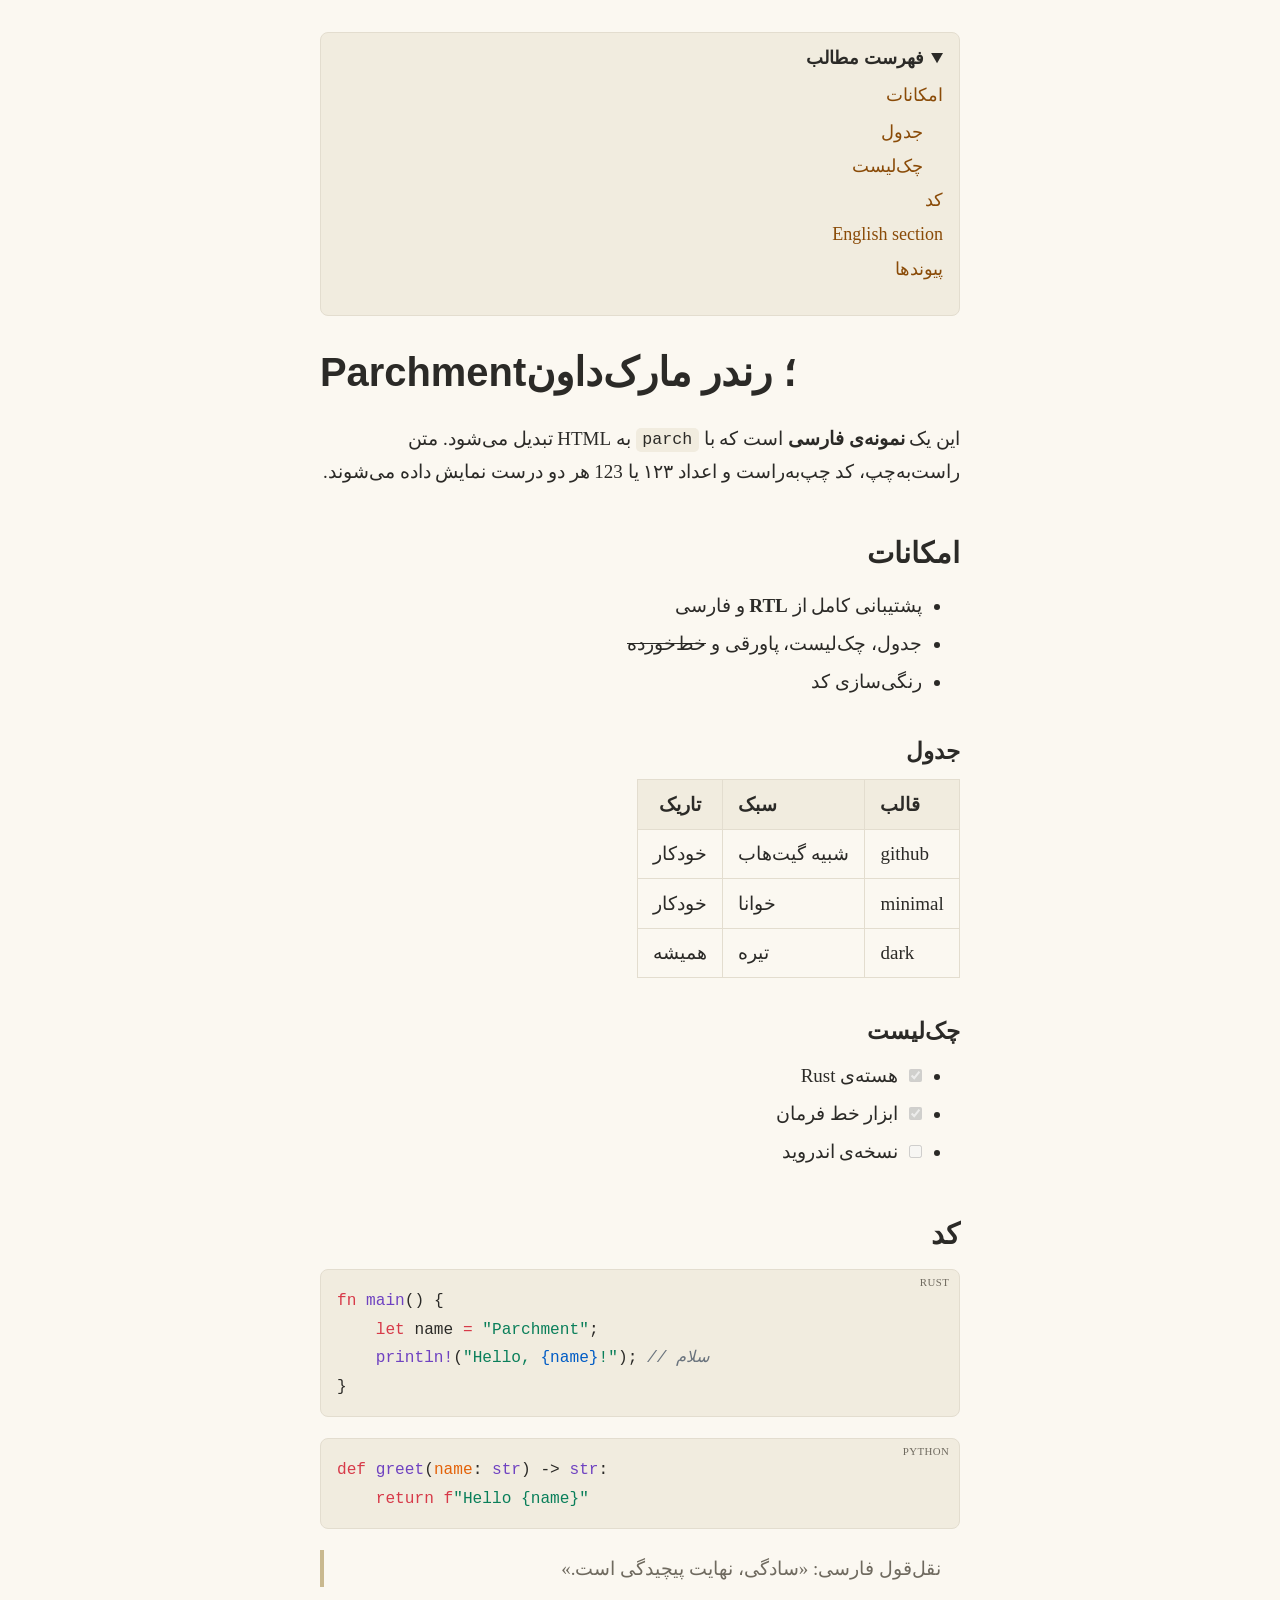
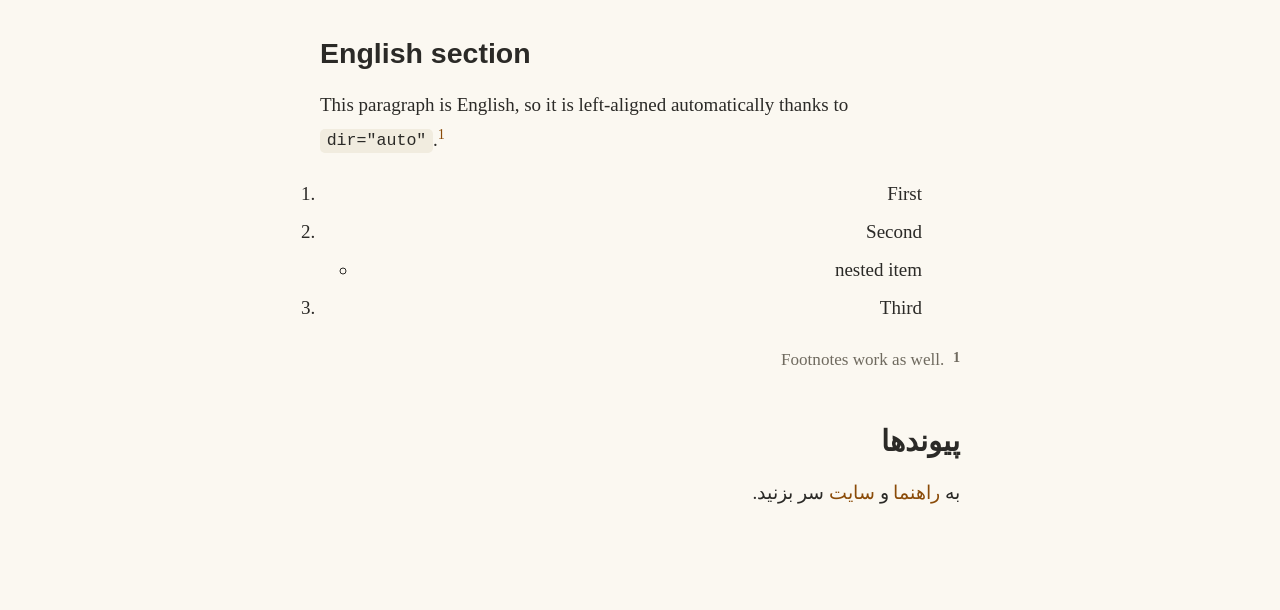
<file: examples/output/demo-minimal.html>
<!DOCTYPE html>
<html lang="fa" dir="rtl">
<head>
<meta charset="utf-8">
<meta name="viewport" content="width=device-width, initial-scale=1">
<meta name="generator" content="Parchment">
<title>نمونه‌ی Parchment</title>
<style>
:root{--hl-comment:#6a737d;--hl-string:#0a7f5a;--hl-keyword:#d73a49;--hl-number:#005cc5;--hl-func:#6f42c1;--hl-var:#e36209}
@media (prefers-color-scheme:dark){:root{--hl-comment:#8b949e;--hl-string:#7ee787;--hl-keyword:#ff7b72;--hl-number:#79c0ff;--hl-func:#d2a8ff;--hl-var:#ffa657}}
.hl-comment{color:var(--hl-comment);font-style:italic}
.hl-string{color:var(--hl-string)}
.hl-keyword,.hl-storage{color:var(--hl-keyword)}
.hl-constant{color:var(--hl-number)}
.hl-entity.hl-name,.hl-support{color:var(--hl-func)}
.hl-variable{color:var(--hl-var)}
/* Parchment template: minimal */
:root{color-scheme:light dark;--bg:#fbf8f1;--fg:#2b2a27;--muted:#6f6a5f;--border:#e3ddcf;--link:#8a4b08;--accent:#c9b98f;--code-bg:#f1ecdf;--font:"Noto Naskh Arabic","Amiri","Sakkal Majalla",Georgia,"Iowan Old Style","Times New Roman",serif;--size:19px;--lh:1.75;--width:680px;--heading-font:"Vazirmatn","Vazir","Segoe UI",-apple-system,BlinkMacSystemFont,Roboto,"Helvetica Neue",Tahoma,Arial,sans-serif}
@media (prefers-color-scheme:dark){:root{--bg:#1c1b19;--fg:#e8e4da;--muted:#a39d8f;--border:#38352f;--link:#e0a96d;--accent:#5a5444;--code-bg:#262421}}
h1{font-size:2.1em;font-weight:700}h2{font-size:1.5em;font-weight:650}h3{font-size:1.2em;font-weight:650}h4,h5,h6{font-size:1em;font-weight:650}
a{text-decoration:underline;text-decoration-color:var(--accent);text-underline-offset:.2em}

*{box-sizing:border-box}
html{-webkit-text-size-adjust:100%}
body{margin:0;background:var(--bg);color:var(--fg);font-family:var(--font);font-size:var(--size);line-height:var(--lh)}
.page{max-width:var(--width);margin:0 auto;padding:2rem 1.25rem 5rem}
.markdown-body{overflow-wrap:break-word}
h1,h2,h3,h4,h5,h6{font-family:var(--heading-font,inherit);line-height:1.25;margin:1.7em 0 .6em}
.markdown-body>:first-child{margin-top:0}
a{color:var(--link);text-decoration:none}
a:hover{text-decoration:underline}
p,ul,ol,blockquote,pre,table,details,figure{margin:0 0 1.1em}
ul,ol{padding-inline-start:2em}
li+li{margin-top:.25em}
li>ul,li>ol{margin:.25em 0 0}
img{max-width:100%;height:auto}
hr{border:0;border-top:1px solid var(--border);margin:2em 0}
blockquote{margin-inline:0;padding:.1em 1em;color:var(--muted);border-inline-start:.25em solid var(--accent)}
blockquote>:last-child{margin-bottom:0}
code,pre{font-family:ui-monospace,SFMono-Regular,Menlo,Consolas,"Liberation Mono",monospace}
code{font-size:.875em;background:var(--code-bg);padding:.15em .4em;border-radius:5px}
pre{background:var(--code-bg);padding:1rem;overflow:auto;border-radius:8px;line-height:1.5;direction:ltr;text-align:left;position:relative;border:1px solid var(--border)}
pre code{background:none;padding:0;border-radius:0;font-size:.85em}
pre[data-lang]::before{content:attr(data-lang);position:absolute;top:.25rem;right:.6rem;font-size:.68rem;letter-spacing:.04em;text-transform:uppercase;color:var(--muted);font-family:var(--font)}
table{display:block;width:max-content;max-width:100%;overflow:auto;border-collapse:collapse}
th,td{padding:.4em .8em;border:1px solid var(--border);text-align:start}
th{background:var(--code-bg);font-weight:600}
li>input[type=checkbox]{margin-inline:0 .45em}
.footnote-definition{font-size:.9em;color:var(--muted);display:flex;gap:.5em}
.footnote-definition p{margin:0}
.footnote-definition-label{font-weight:600}
sup.footnote-reference{font-size:.75em}
.toc{background:var(--code-bg);border:1px solid var(--border);border-radius:8px;padding:.6rem 1rem;margin:0 0 2rem;font-size:.95em}
.toc summary{cursor:pointer;font-weight:600}
.toc ul{list-style:none;margin:.3em 0 0;padding-inline-start:1.1em}
.toc>details>ul{padding-inline-start:0}
.toc li+li{margin-top:.15em}
@media print{body{background:#fff;color:#000}.toc{display:none}a{color:inherit}pre{white-space:pre-wrap}}
</style>
</head>
<body>
<main class="page">
<nav class="toc" aria-label="فهرست مطالب"><details open><summary>فهرست مطالب</summary><ul><li><a href="#امکانات">امکانات</a><ul><li><a href="#جدول">جدول</a></li><li><a href="#چک-لیست">چک‌لیست</a></li></ul></li><li><a href="#کد">کد</a></li><li><a href="#english-section">English section</a></li><li><a href="#پیوندها">پیوندها</a></li></ul></details></nav>
<article class="markdown-body">
<h1 id="parchment-رندر-مارک-داون" dir="auto">Parchment؛ رندر مارک‌داون</h1>
<p dir="auto">این یک <strong>نمونه‌ی فارسی</strong> است که با <code>parch</code> به HTML تبدیل می‌شود. متن راست‌به‌چپ، کد چپ‌به‌راست و اعداد ۱۲۳ یا 123 هر دو درست نمایش داده می‌شوند.</p>
<h2 id="امکانات" dir="auto">امکانات</h2>
<ul>
<li dir="auto">پشتیبانی کامل از <strong>RTL</strong> و فارسی</li>
<li dir="auto">جدول، چک‌لیست، پاورقی و <del>خط‌خورده</del></li>
<li dir="auto">رنگی‌سازی کد</li>
</ul>
<h3 id="جدول" dir="auto">جدول</h3>
<table><thead><tr><th style="text-align: left">قالب</th><th style="text-align: left">سبک</th><th style="text-align: center">تاریک</th></tr></thead><tbody>
<tr><td style="text-align: left">github</td><td style="text-align: left">شبیه گیت‌هاب</td><td style="text-align: center">خودکار</td></tr>
<tr><td style="text-align: left">minimal</td><td style="text-align: left">خوانا</td><td style="text-align: center">خودکار</td></tr>
<tr><td style="text-align: left">dark</td><td style="text-align: left">تیره</td><td style="text-align: center">همیشه</td></tr>
</tbody></table>
<h3 id="چک-لیست" dir="auto">چک‌لیست</h3>
<ul>
<li dir="auto"><input disabled="" type="checkbox" checked=""/>
هسته‌ی Rust</li>
<li dir="auto"><input disabled="" type="checkbox" checked=""/>
ابزار خط فرمان</li>
<li dir="auto"><input disabled="" type="checkbox"/>
نسخه‌ی اندروید</li>
</ul>
<h2 id="کد" dir="auto">کد</h2>
<pre class="code" data-lang="rust"><code class="language-rust"><span class="hl-source hl-rust"><span class="hl-meta hl-function hl-rust"><span class="hl-meta hl-function hl-rust"><span class="hl-storage hl-type hl-function hl-rust">fn</span> </span><span class="hl-entity hl-name hl-function hl-rust">main</span></span><span class="hl-meta hl-function hl-rust"><span class="hl-meta hl-function hl-parameters hl-rust"><span class="hl-punctuation hl-section hl-parameters hl-begin hl-rust">(</span></span><span class="hl-meta hl-function hl-rust"><span class="hl-meta hl-function hl-parameters hl-rust"><span class="hl-punctuation hl-section hl-parameters hl-end hl-rust">)</span></span></span></span><span class="hl-meta hl-function hl-rust"> </span><span class="hl-meta hl-function hl-rust"><span class="hl-meta hl-block hl-rust"><span class="hl-punctuation hl-section hl-block hl-begin hl-rust">{</span>
    <span class="hl-storage hl-type hl-rust">let</span> name <span class="hl-keyword hl-operator hl-rust">=</span> <span class="hl-string hl-quoted hl-double hl-rust"><span class="hl-punctuation hl-definition hl-string hl-begin hl-rust">&quot;</span>Parchment<span class="hl-punctuation hl-definition hl-string hl-end hl-rust">&quot;</span></span><span class="hl-punctuation hl-terminator hl-rust">;</span>
    <span class="hl-support hl-macro hl-rust">println!</span><span class="hl-meta hl-group hl-rust"><span class="hl-punctuation hl-section hl-group hl-begin hl-rust">(</span></span><span class="hl-meta hl-group hl-rust"><span class="hl-string hl-quoted hl-double hl-rust"><span class="hl-punctuation hl-definition hl-string hl-begin hl-rust">&quot;</span>Hello, <span class="hl-constant hl-other hl-placeholder hl-rust">{name}</span>!<span class="hl-punctuation hl-definition hl-string hl-end hl-rust">&quot;</span></span></span><span class="hl-meta hl-group hl-rust"><span class="hl-punctuation hl-section hl-group hl-end hl-rust">)</span></span><span class="hl-punctuation hl-terminator hl-rust">;</span> <span class="hl-comment hl-line hl-double-slash hl-rust"><span class="hl-punctuation hl-definition hl-comment hl-rust">//</span> سلام
</span></span><span class="hl-meta hl-block hl-rust"><span class="hl-punctuation hl-section hl-block hl-end hl-rust">}</span></span></span>
</span></code></pre>
<pre class="code" data-lang="python"><code class="language-python"><span class="hl-source hl-python"><span class="hl-meta hl-function hl-python"><span class="hl-storage hl-type hl-function hl-python">def</span> <span class="hl-entity hl-name hl-function hl-python"><span class="hl-meta hl-generic-name hl-python">greet</span></span></span><span class="hl-meta hl-function hl-parameters hl-python"><span class="hl-punctuation hl-section hl-parameters hl-begin hl-python">(</span></span><span class="hl-meta hl-function hl-parameters hl-python"><span class="hl-variable hl-parameter hl-python">name</span></span><span class="hl-meta hl-function hl-parameters hl-annotation hl-python"><span class="hl-punctuation hl-separator hl-annotation hl-parameter hl-python">:</span> <span class="hl-meta hl-qualified-name hl-python"><span class="hl-support hl-type hl-python">str</span></span></span><span class="hl-meta hl-function hl-parameters hl-python"><span class="hl-punctuation hl-section hl-parameters hl-end hl-python">)</span></span><span class="hl-meta hl-function hl-python"> </span><span class="hl-meta hl-function hl-annotation hl-return hl-python"><span class="hl-punctuation hl-separator hl-annotation hl-return hl-python">-&gt;</span> <span class="hl-meta hl-qualified-name hl-python"><span class="hl-support hl-type hl-python">str</span></span></span><span class="hl-meta hl-function hl-python"><span class="hl-punctuation hl-section hl-function hl-begin hl-python">:</span></span>
    <span class="hl-keyword hl-control hl-flow hl-return hl-python">return</span> <span class="hl-storage hl-type hl-string hl-python">f</span><span class="hl-meta hl-string hl-interpolated hl-python"><span class="hl-string hl-quoted hl-double hl-python"><span class="hl-punctuation hl-definition hl-string hl-begin hl-python">&quot;</span></span></span><span class="hl-meta hl-string hl-interpolated hl-python"><span class="hl-string hl-quoted hl-double hl-python">Hello </span><span class="hl-meta hl-interpolation hl-python"><span class="hl-punctuation hl-section hl-interpolation hl-begin hl-python">{</span><span class="hl-source hl-python hl-embedded"><span class="hl-meta hl-qualified-name hl-python"><span class="hl-meta hl-generic-name hl-python">name</span></span></span></span><span class="hl-meta hl-interpolation hl-python"><span class="hl-punctuation hl-section hl-interpolation hl-end hl-python">}</span></span><span class="hl-string hl-quoted hl-double hl-python"><span class="hl-punctuation hl-definition hl-string hl-end hl-python">&quot;</span></span></span>
</span></code></pre>
<blockquote dir="auto">
<p dir="auto">نقل‌قول فارسی: «سادگی، نهایت پیچیدگی است.»</p>
</blockquote>
<h2 id="english-section" dir="auto">English section</h2>
<p dir="auto">This paragraph is English, so it is left-aligned automatically thanks to <code>dir="auto"</code>.<sup class="footnote-reference"><a href="#1">1</a></sup></p>
<ol>
<li dir="auto">First</li>
<li dir="auto">Second
<ul>
<li dir="auto">nested item</li>
</ul>
</li>
<li dir="auto">Third</li>
</ol>
<div class="footnote-definition" id="1"><sup class="footnote-definition-label">1</sup><p dir="auto">Footnotes work as well.</p>
</div>
<h2 id="پیوندها" dir="auto">پیوندها</h2>
<p dir="auto">به <a href="guide/intro.md">راهنما</a> و <a href="https://example.com">سایت</a> سر بزنید.</p>

</article>
</main>
</body>
</html>
</file>
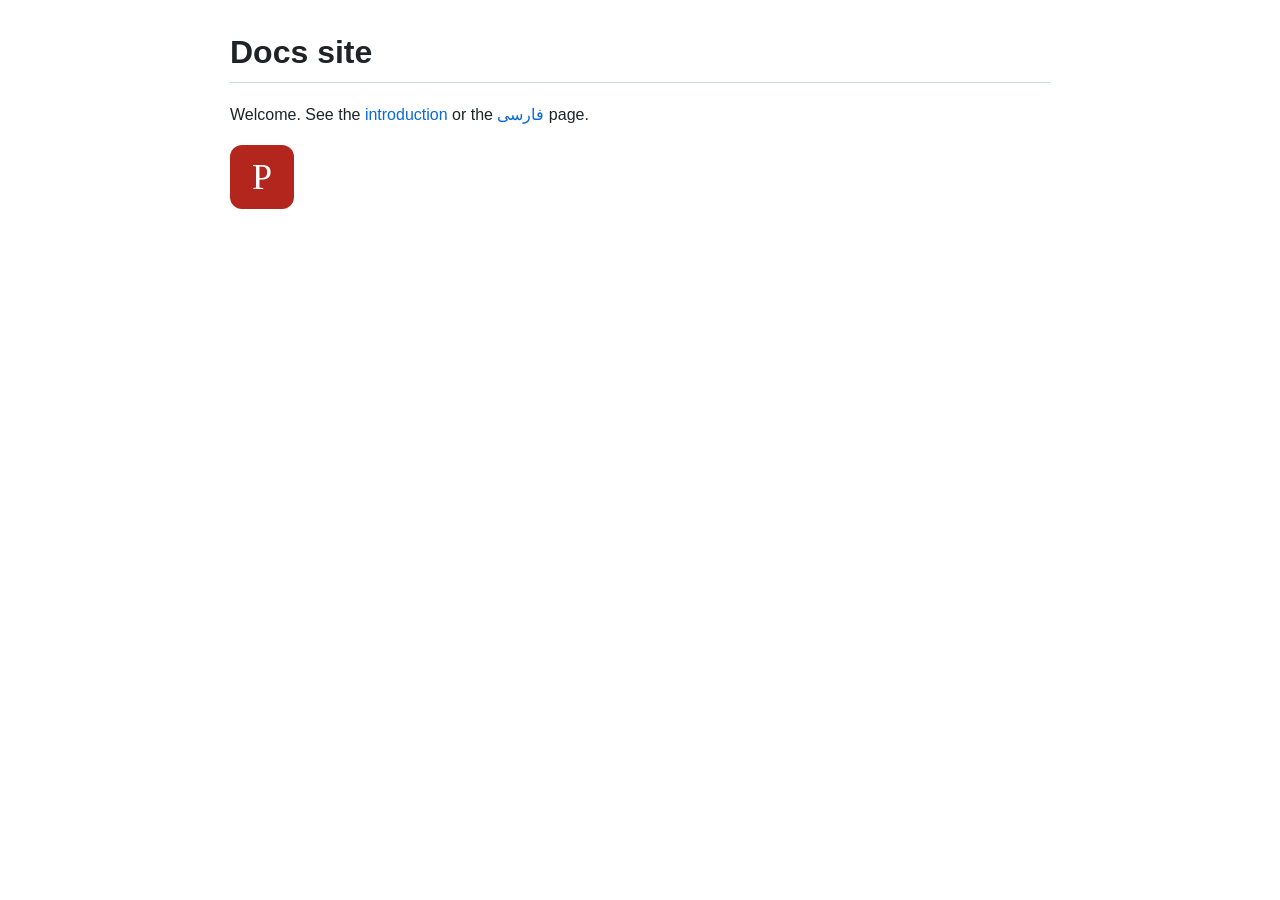
<file: examples/output/site/README.html>
<!DOCTYPE html>
<html lang="en" dir="ltr">
<head>
<meta charset="utf-8">
<meta name="viewport" content="width=device-width, initial-scale=1">
<meta name="generator" content="Parchment">
<title>Docs site</title>
<link rel="stylesheet" href="style.css">
</head>
<body>
<main class="page">
<article class="markdown-body">
<h1 id="docs-site" dir="auto">Docs site</h1>
<p dir="auto">Welcome. See the <a href="guide/intro.html">introduction</a> or the <a href="guide/fa.html">فارسی</a> page.</p>
<p dir="auto"><img src="img/logo.svg" alt="logo" /></p>

</article>
</main>
</body>
</html>
</file>
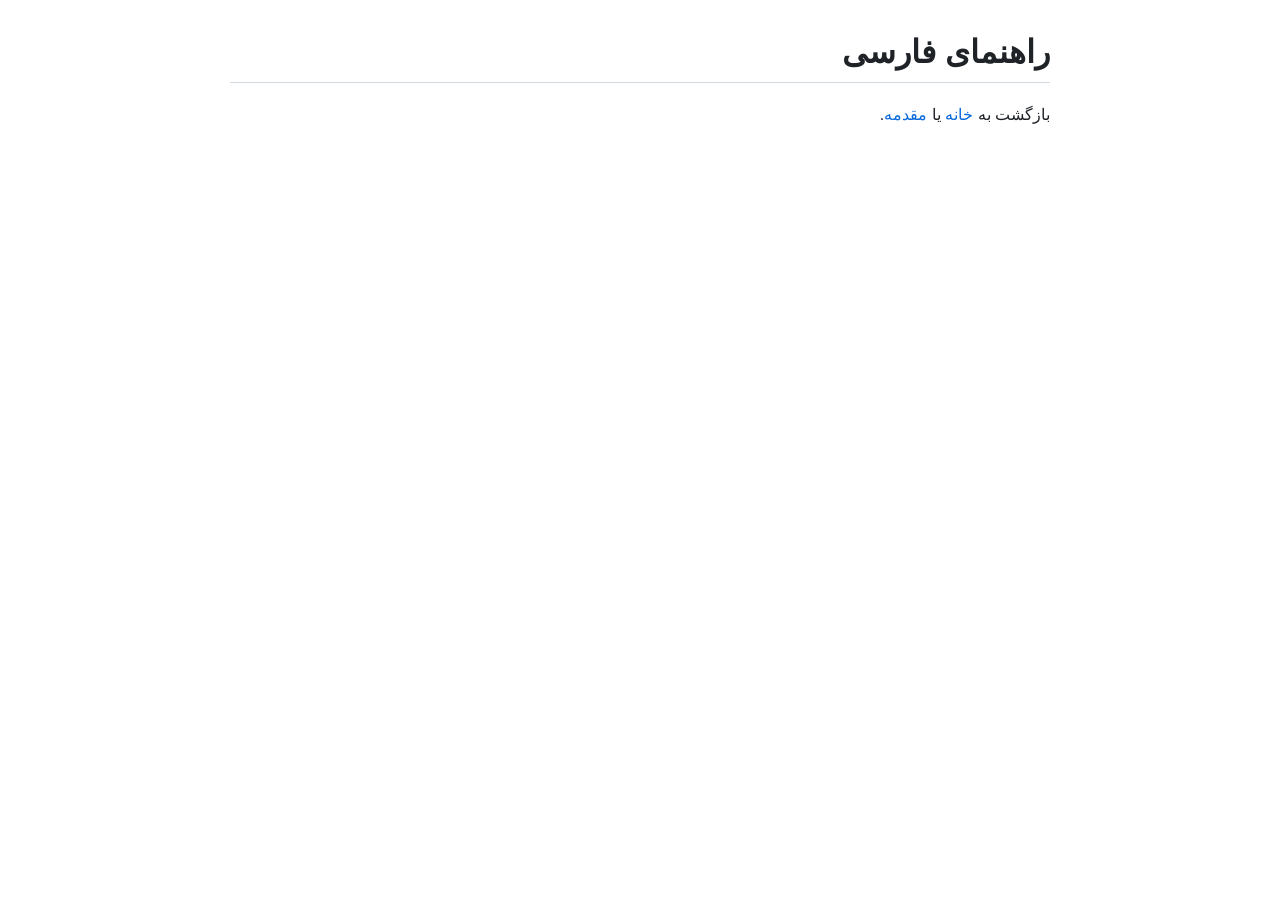
<file: examples/output/site/guide/fa.html>
<!DOCTYPE html>
<html lang="fa" dir="rtl">
<head>
<meta charset="utf-8">
<meta name="viewport" content="width=device-width, initial-scale=1">
<meta name="generator" content="Parchment">
<title>راهنمای فارسی</title>
<link rel="stylesheet" href="../style.css">
</head>
<body>
<main class="page">
<article class="markdown-body">
<h1 id="راهنمای-فارسی" dir="auto">راهنمای فارسی</h1>
<p dir="auto">بازگشت به <a href="../README.html">خانه</a> یا <a href="intro.html#usage">مقدمه</a>.</p>

</article>
</main>
</body>
</html>
</file>
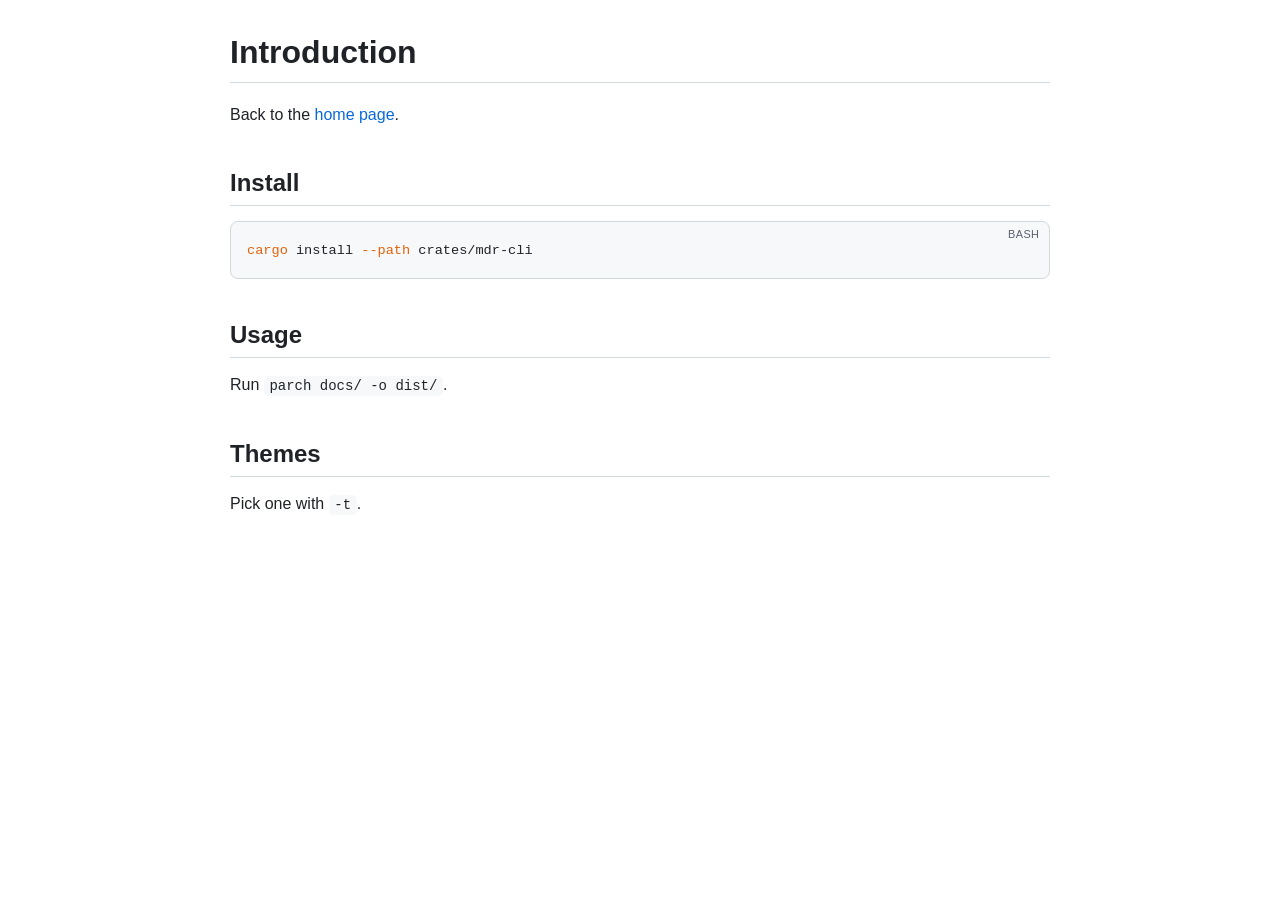
<file: examples/output/site/guide/intro.html>
<!DOCTYPE html>
<html lang="en" dir="ltr">
<head>
<meta charset="utf-8">
<meta name="viewport" content="width=device-width, initial-scale=1">
<meta name="generator" content="Parchment">
<title>Introduction</title>
<link rel="stylesheet" href="../style.css">
</head>
<body>
<main class="page">
<article class="markdown-body">
<h1 id="introduction" dir="auto">Introduction</h1>
<p dir="auto">Back to the <a href="../README.html">home page</a>.</p>
<h2 id="install" dir="auto">Install</h2>
<pre class="code" data-lang="bash"><code class="language-bash"><span class="hl-source hl-shell hl-bash"><span class="hl-meta hl-function-call hl-shell"><span class="hl-variable hl-function hl-shell">cargo</span></span><span class="hl-meta hl-function-call hl-arguments hl-shell"> install<span class="hl-variable hl-parameter hl-option hl-shell"><span class="hl-punctuation hl-definition hl-parameter hl-shell"> --</span>path</span> crates/mdr-cli</span>
</span></code></pre>
<h2 id="usage" dir="auto">Usage</h2>
<p dir="auto">Run <code>parch docs/ -o dist/</code>.</p>
<h2 id="themes" dir="auto">Themes</h2>
<p dir="auto">Pick one with <code>-t</code>.</p>

</article>
</main>
</body>
</html>
</file>
<file: examples/output/site/style.css>
:root{--hl-comment:#6a737d;--hl-string:#0a7f5a;--hl-keyword:#d73a49;--hl-number:#005cc5;--hl-func:#6f42c1;--hl-var:#e36209}
@media (prefers-color-scheme:dark){:root{--hl-comment:#8b949e;--hl-string:#7ee787;--hl-keyword:#ff7b72;--hl-number:#79c0ff;--hl-func:#d2a8ff;--hl-var:#ffa657}}
.hl-comment{color:var(--hl-comment);font-style:italic}
.hl-string{color:var(--hl-string)}
.hl-keyword,.hl-storage{color:var(--hl-keyword)}
.hl-constant{color:var(--hl-number)}
.hl-entity.hl-name,.hl-support{color:var(--hl-func)}
.hl-variable{color:var(--hl-var)}
/* Parchment template: github */
:root{color-scheme:light dark;--bg:#fff;--fg:#1f2328;--muted:#59636e;--border:#d1d9e0;--link:#0969da;--accent:#d1d9e0;--code-bg:#f6f8fa;--font:"Vazirmatn","Vazir","Segoe UI",-apple-system,BlinkMacSystemFont,Roboto,"Helvetica Neue",Tahoma,Arial,sans-serif;--size:16px;--lh:1.6;--width:860px}
@media (prefers-color-scheme:dark){:root{--bg:#0d1117;--fg:#e6edf3;--muted:#9198a1;--border:#3d444d;--link:#4493f8;--accent:#3d444d;--code-bg:#151b23}}
h1,h2{padding-bottom:.3em;border-bottom:1px solid var(--border)}
h1{font-size:2em}h2{font-size:1.5em}h3{font-size:1.25em}h4{font-size:1em}h1,h2,h3,h4,h5,h6{font-weight:600}

*{box-sizing:border-box}
html{-webkit-text-size-adjust:100%}
body{margin:0;background:var(--bg);color:var(--fg);font-family:var(--font);font-size:var(--size);line-height:var(--lh)}
.page{max-width:var(--width);margin:0 auto;padding:2rem 1.25rem 5rem}
.markdown-body{overflow-wrap:break-word}
h1,h2,h3,h4,h5,h6{font-family:var(--heading-font,inherit);line-height:1.25;margin:1.7em 0 .6em}
.markdown-body>:first-child{margin-top:0}
a{color:var(--link);text-decoration:none}
a:hover{text-decoration:underline}
p,ul,ol,blockquote,pre,table,details,figure{margin:0 0 1.1em}
ul,ol{padding-inline-start:2em}
li+li{margin-top:.25em}
li>ul,li>ol{margin:.25em 0 0}
img{max-width:100%;height:auto}
hr{border:0;border-top:1px solid var(--border);margin:2em 0}
blockquote{margin-inline:0;padding:.1em 1em;color:var(--muted);border-inline-start:.25em solid var(--accent)}
blockquote>:last-child{margin-bottom:0}
code,pre{font-family:ui-monospace,SFMono-Regular,Menlo,Consolas,"Liberation Mono",monospace}
code{font-size:.875em;background:var(--code-bg);padding:.15em .4em;border-radius:5px}
pre{background:var(--code-bg);padding:1rem;overflow:auto;border-radius:8px;line-height:1.5;direction:ltr;text-align:left;position:relative;border:1px solid var(--border)}
pre code{background:none;padding:0;border-radius:0;font-size:.85em}
pre[data-lang]::before{content:attr(data-lang);position:absolute;top:.25rem;right:.6rem;font-size:.68rem;letter-spacing:.04em;text-transform:uppercase;color:var(--muted);font-family:var(--font)}
table{display:block;width:max-content;max-width:100%;overflow:auto;border-collapse:collapse}
th,td{padding:.4em .8em;border:1px solid var(--border);text-align:start}
th{background:var(--code-bg);font-weight:600}
li>input[type=checkbox]{margin-inline:0 .45em}
.footnote-definition{font-size:.9em;color:var(--muted);display:flex;gap:.5em}
.footnote-definition p{margin:0}
.footnote-definition-label{font-weight:600}
sup.footnote-reference{font-size:.75em}
.toc{background:var(--code-bg);border:1px solid var(--border);border-radius:8px;padding:.6rem 1rem;margin:0 0 2rem;font-size:.95em}
.toc summary{cursor:pointer;font-weight:600}
.toc ul{list-style:none;margin:.3em 0 0;padding-inline-start:1.1em}
.toc>details>ul{padding-inline-start:0}
.toc li+li{margin-top:.15em}
@media print{body{background:#fff;color:#000}.toc{display:none}a{color:inherit}pre{white-space:pre-wrap}}
</file>
